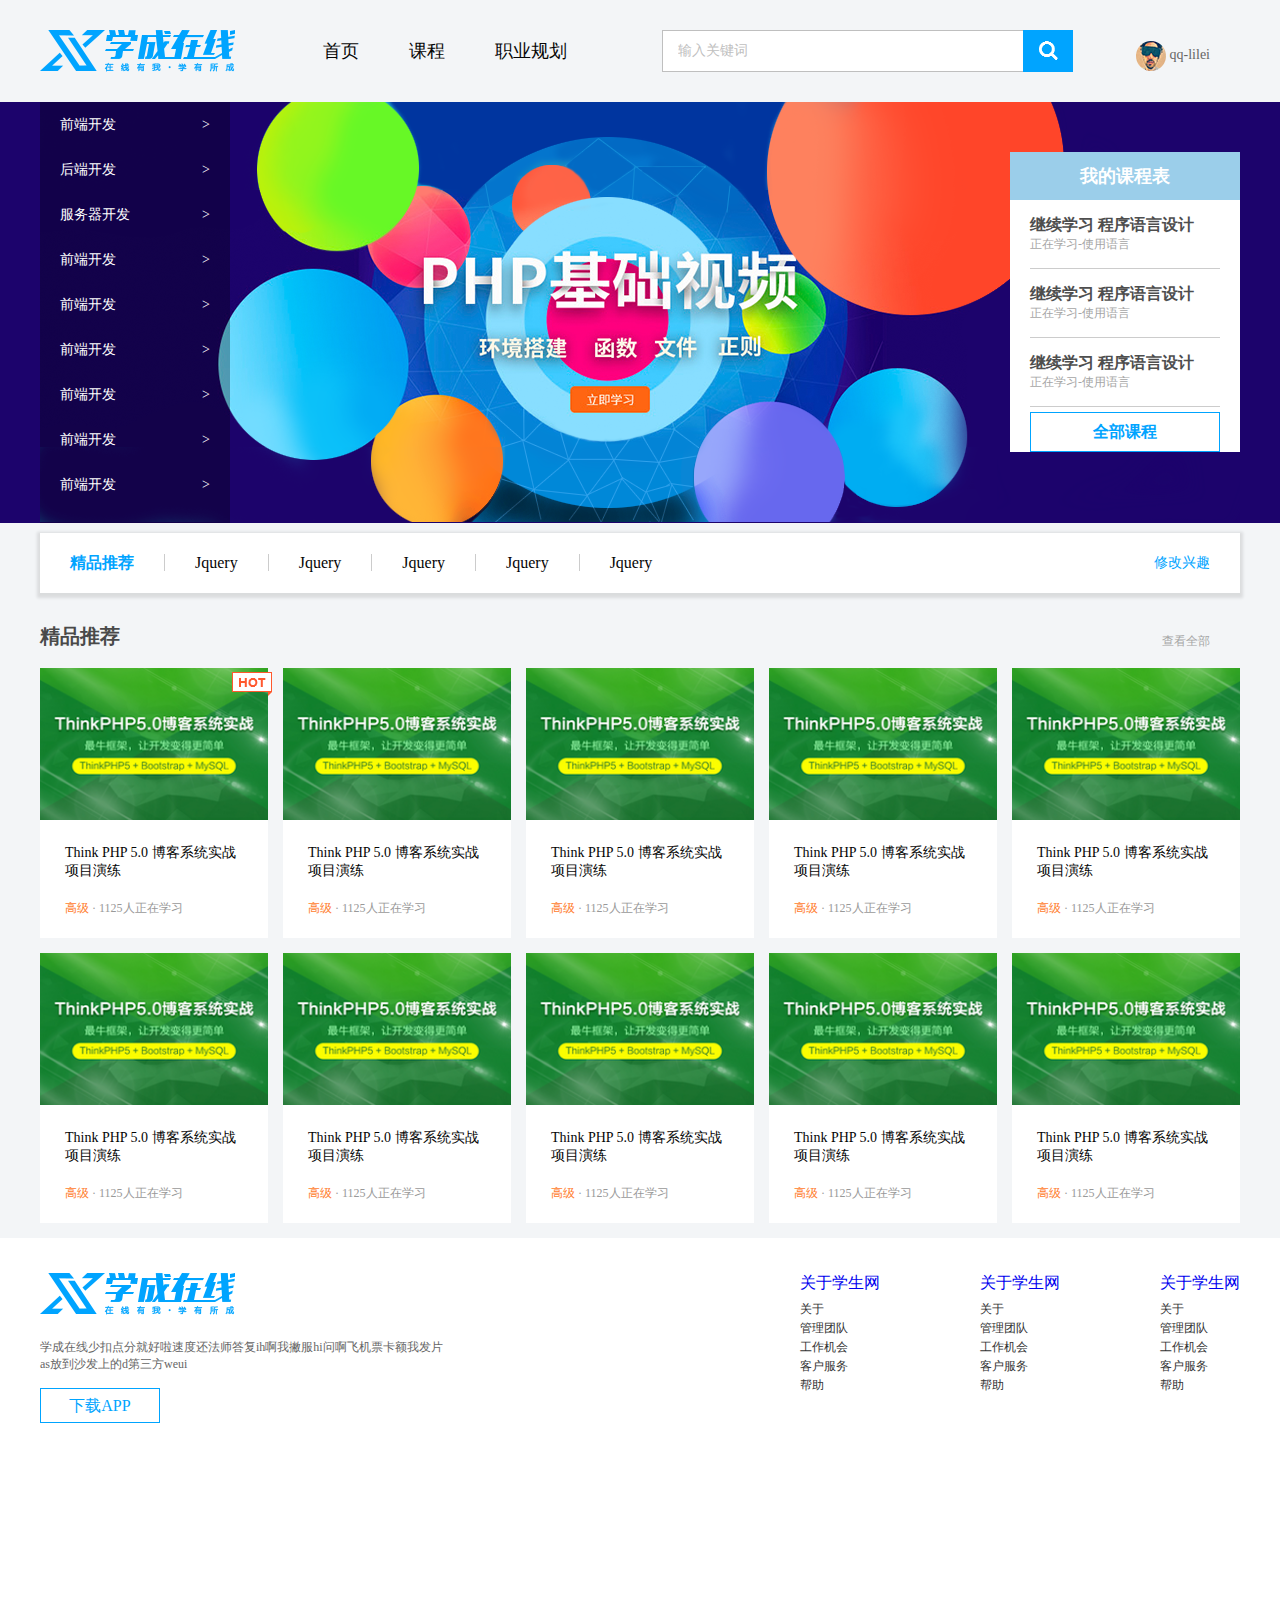
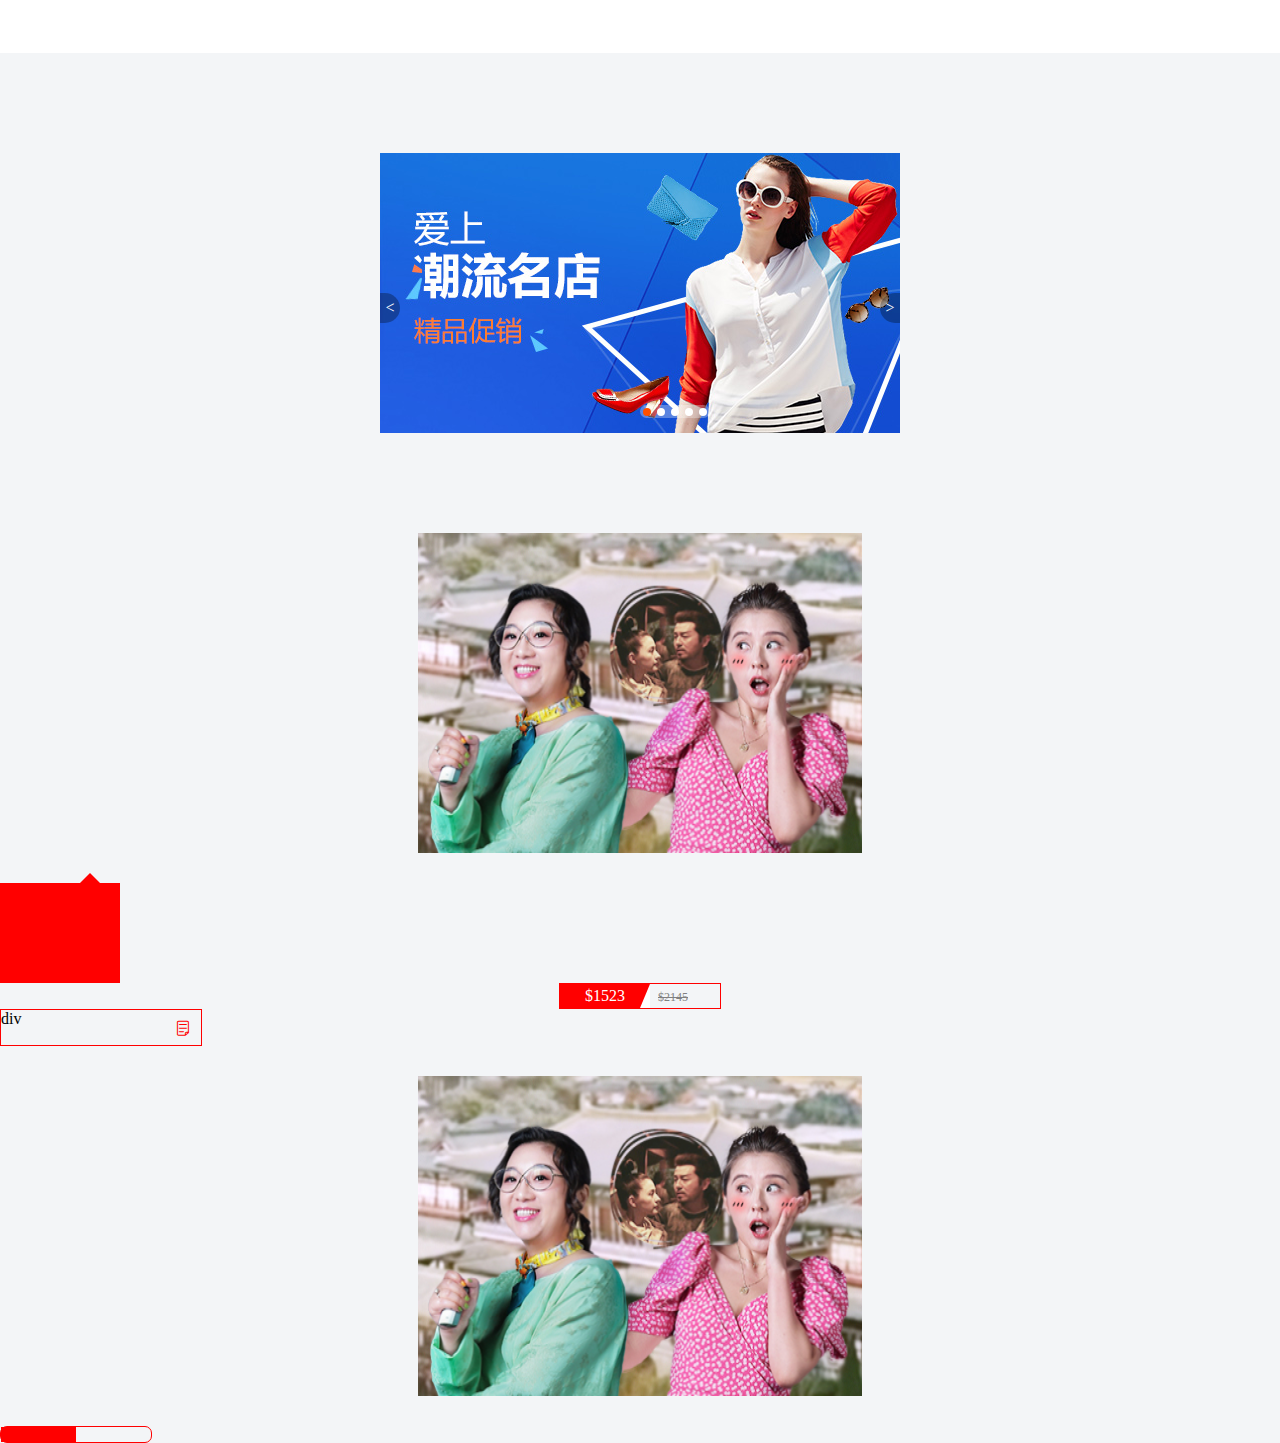
<file: Web实例/h5c3/h5c3_ex1/index.html>
<!DOCTYPE html>
<html lang="en">

<head>
    <meta charset="UTF-8">
    <meta name="viewport" content="width=device-width, initial-scale=1.0">
    <title>Document</title>
    <link rel="stylesheet" href="style.css">
</head>

<body>
    <!-- headers部分 -->
    <div class="header w">
        <!-- logo部分 -->
        <div class="logo"><img src="images/logo.png" alt=""></div>
        <!-- 导航栏部分 nav -->
        <div class="nav">
            <ul>
                <li><a href="#">首页</a></li>
                <li><a href="#">课程</a></li>
                <li><a href="#">职业规划</a></li>
            </ul>
        </div>
        <!-- 搜索模块 -->
        <div class="search">
            <input type="text" value="输入关键词">
            <button></button>
        </div>
        <!-- 用户模块 -->
        <div class="user">
            <img src="images/user.png">
            qq-lilei
        </div>
    </div>
    <!-- banner部分 -->
    <div class="banner">
        <!-- 版心 -->
        <div class="w">
            <!-- 侧边栏 -->
            <div class="subnav">
                <ul>
                    <li><a href="#">前端开发 <span>&gt;</span></a></li>
                    <li><a href="#">后端开发 <span>&gt;</span></a></li>
                    <li><a href="#">服务器开发 <span>&gt;</span></a></li>
                    <li><a href="#">前端开发 <span>&gt;</span></a></li>
                    <li><a href="#">前端开发 <span>&gt;</span></a></li>
                    <li><a href="#">前端开发 <span>&gt;</span></a></li>
                    <li><a href="#">前端开发 <span>&gt;</span></a></li>
                    <li><a href="#">前端开发 <span>&gt;</span></a></li>
                    <li><a href="#">前端开发 <span>&gt;</span></a></li>
                </ul>
            </div>
            <!-- 课程表 -->
            <div class="course">
                <h2>我的课程表</h2>
                <div class="bd">
                    <ul>
                        <li>
                            <h4>继续学习 程序语言设计</h4>
                            <p>正在学习-使用语言</p>
                        </li>
                        <li>
                            <h4>继续学习 程序语言设计</h4>
                            <p>正在学习-使用语言</p>
                        </li>
                        <li>
                            <h4>继续学习 程序语言设计</h4>
                            <p>正在学习-使用语言</p>
                        </li>
                    </ul>

                    <a href="#" class="more">全部课程</a>
                </div>
            </div>
        </div>
    </div>
    <!-- 精品推荐模块 -->
    <div class="goods w">
        <h3>精品推荐</h3>
        <ul>
            <li><a href="#">Jquery</a></li>
            <li><a href="#">Jquery</a></li>
            <li><a href="#">Jquery</a></li>
            <li><a href="#">Jquery</a></li>
            <li><a href="#">Jquery</a></li>
        </ul>
        <a href="#" class="mod">修改兴趣</a>
    </div>
    <!-- box核心内容 -->
    <div class="box w">
        <div class="box-hd">
            <h3>精品推荐</h3>
            <a href="#">查看全部</a>
        </div>
        <div class="box-bd">
            <ul class="clearfix">
                <li>
                    <em>
                        <img src="images/hot.png" alt="">
                    </em>
                    <img src="images/pic.png" alt="">
                    <h4>Think PHP 5.0 博客系统实战项目演练</h4>
                    <div class="info"><span>高级</span> · 1125人正在学习</div>
                </li>
                <li>
                    <img src="images/pic.png" alt="">
                    <h4>Think PHP 5.0 博客系统实战项目演练</h4>
                    <div class="info"><span>高级</span> · 1125人正在学习</div>
                </li>
                <li>
                    <img src="images/pic.png" alt="">
                    <h4>Think PHP 5.0 博客系统实战项目演练</h4>
                    <div class="info"><span>高级</span> · 1125人正在学习</div>
                </li>
                <li>
                    <img src="images/pic.png" alt="">
                    <h4>Think PHP 5.0 博客系统实战项目演练</h4>
                    <div class="info"><span>高级</span> · 1125人正在学习</div>
                </li>
                <li>
                    <img src="images/pic.png" alt="">
                    <h4>Think PHP 5.0 博客系统实战项目演练</h4>
                    <div class="info"><span>高级</span> · 1125人正在学习</div>
                </li>
                <li>
                    <img src="images/pic.png" alt="">
                    <h4>Think PHP 5.0 博客系统实战项目演练</h4>
                    <div class="info"><span>高级</span> · 1125人正在学习</div>
                </li>
                <li>
                    <img src="images/pic.png" alt="">
                    <h4>Think PHP 5.0 博客系统实战项目演练</h4>
                    <div class="info"><span>高级</span> · 1125人正在学习</div>
                </li>
                <li>
                    <img src="images/pic.png" alt="">
                    <h4>Think PHP 5.0 博客系统实战项目演练</h4>
                    <div class="info"><span>高级</span> · 1125人正在学习</div>
                </li>
                <li>
                    <img src="images/pic.png" alt="">
                    <h4>Think PHP 5.0 博客系统实战项目演练</h4>
                    <div class="info"><span>高级</span> · 1125人正在学习</div>
                </li>
                <li>
                    <img src="images/pic.png" alt="">
                    <h4>Think PHP 5.0 博客系统实战项目演练</h4>
                    <div class="info"><span>高级</span> · 1125人正在学习</div>
                </li>
            </ul>
        </div>
    </div>
    <!-- footer部分 -->
    <div class="footer">
        <div class="w">
            <div class="copyright">
                <img src="images/logo.png" alt="">
                <p>学成在线少扣点分就好啦速度还法师答复ih啊我撇服hi问啊飞机票卡额我发片<br>as放到沙发上的d第三方weui</p>
                <a href="#" class="app">下载APP</a>
            </div>
            <div class="links">
                <dl>
                    <dt><a href="#">关于学生网</a></dt>
                    <dd><a href="#">关于</a></dd>
                    <dd><a href="#">管理团队</a></dd>
                    <dd><a href="#">工作机会</a></dd>
                    <dd><a href="#">客户服务</a></dd>
                    <dd><a href="#">帮助</a></dd>
                </dl>
                <dl>
                    <dt><a href="#">关于学生网</a></dt>
                    <dd><a href="#">关于</a></dd>
                    <dd><a href="#">管理团队</a></dd>
                    <dd><a href="#">工作机会</a></dd>
                    <dd><a href="#">客户服务</a></dd>
                    <dd><a href="#">帮助</a></dd>
                </dl>
                <dl>
                    <dt><a href="#">关于学生网</a></dt>
                    <dd><a href="#">关于</a></dd>
                    <dd><a href="#">管理团队</a></dd>
                    <dd><a href="#">工作机会</a></dd>
                    <dd><a href="#">客户服务</a></dd>
                    <dd><a href="#">帮助</a></dd>
                </dl>
            </div>
        </div>
    </div>

    <!-- 淘宝广告 -->
    <div class="tb-promo">
        <img src="images/tb.jpg" alt="">
        <!-- 左侧按钮-->
        <a href="#" class="prev">&lt;</a>
        <!-- 右侧按钮-->
        <a href="#" class="next">&gt;</a>
        <!-- 圆点 -->
        <ul class="promo-nav">
            <li class="selected"></li>
            <li></li>
            <li></li>
            <li></li>
            <li></li>
        </ul>
    </div>

    <!-- 土豆广告遮蔽层 -->
    <div class="tudou">
        <img src="images/tudou.jpg">
        <div class="mask"></div>
    </div>

    <!-- css添加三角做显示框 -->
    <div class="triple">
        <span></span>
    </div>

    <!-- 价格，三角形的用法 -->
    <div class="price">
        <span class="miaosha">
            $1523
        <i></i>
        </span>
        <span class="origin">$2145</span>
    </div>

    <!-- 伪元素 后置图标-->
    <div class="div">
        div
    </div>
    <!-- 伪元素 -->
    <div class="tudou2">
        <img src="images/tudou.jpg" alt="">
    </div>

    <!-- 过渡 创建进度条 -->
    <div class="bar">
        <div class="bar_in"></div>
    </div>

</body>

</html>
</file>
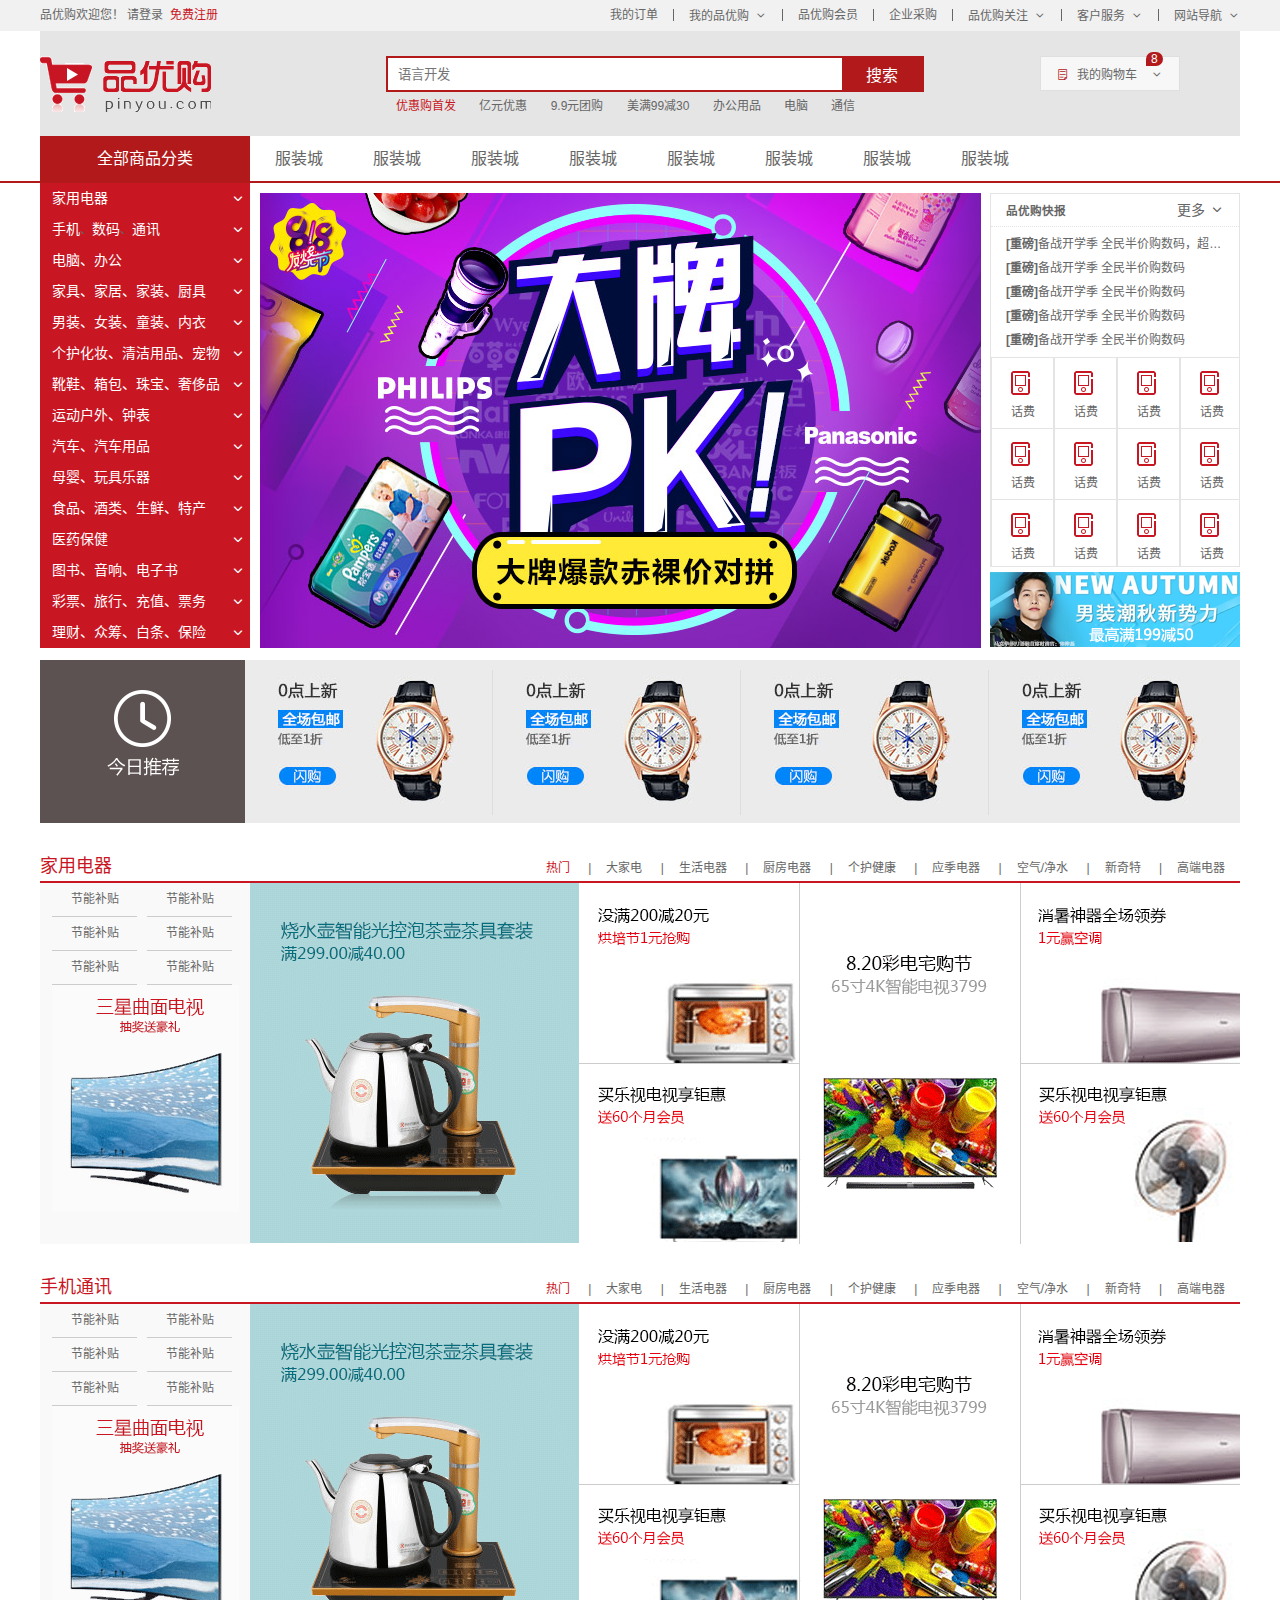
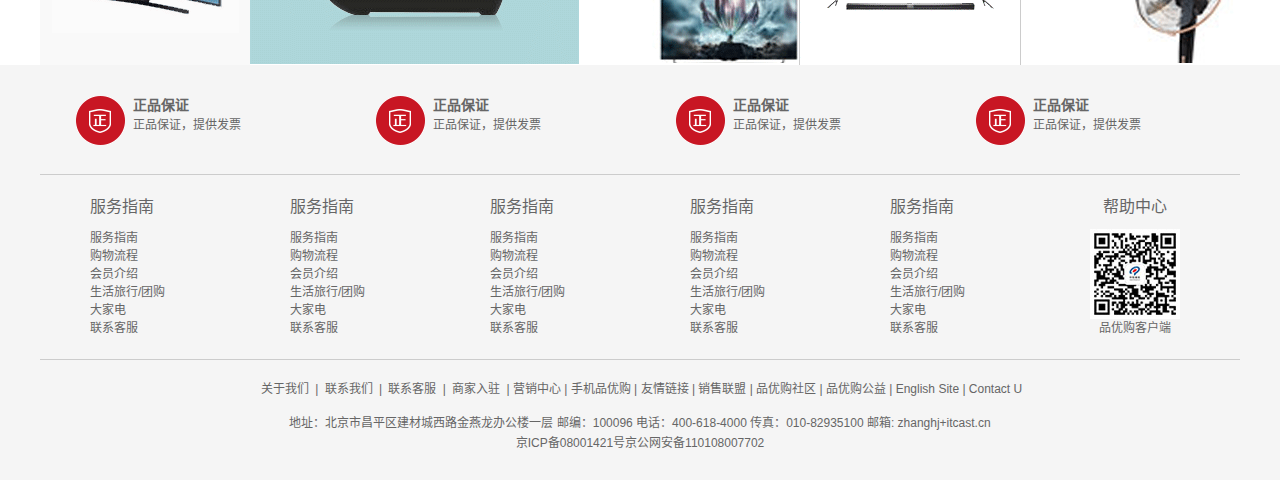
<file: Web实例/h5c3/h5c3_ex2/index.html>
<!DOCTYPE html>
<html lang="zh-CN">

<head>
    <meta charset="UTF-8">
    <meta name="viewport" content="width=device-width, initial-scale=1.0">
    <!-- TDK三大标签SEO优化 description 网站说明-->
    <meta name="description"
        content="品优购商城-专业的综合网上购物商城,销售家电、数码通讯、电脑、家居百货、服装服饰、母婴、图书、食品等数万个品牌优质商品.便捷、诚信的服务，为您提供愉悦的网上购物体验!" />
    <!-- TDK三大标签SEO优化 keywords 关键字 最好设置为6到8个关键词，英文逗号隔开 -->
    <meta name="Keywords" content="网上购物,网上商城,手机,笔记本,电脑,MP3,CD,VCD,DV,相机,数码,配件,手表,存储卡,京东">
    <!-- TDK三大标签SEO优化 title标题 建议：网站名（产品名）-网站的介绍 -->
    <title>品优购商城-综合网购首选-正品低价、品质保障、配送及时、轻松购物</title>
    <!-- 引用图标 -->
    <link rel="shortcut icon" href="favicon.ico">
    <link rel="stylesheet" href="css/base.css">
    <link rel="stylesheet" href="css/common.css">
    <link rel="stylesheet" href="css/index.css">

</head>

<body>
    <!-- shortcut快捷导航模块 -->
    <section class="shortcut">
        <div class="w">
            <!-- 快捷导航的左侧 -->
            <div class="fl">
                <ul>
                    <li>品优购欢迎您！&nbsp;</li>
                    <li>
                        <a href="#">请登录&nbsp;</a>
                        <a href="#" class="style_red">免费注册</a>
                    </li>
                </ul>
            </div>
            <!-- 快捷导航的右侧 -->
            <div class="fr">
                <ul>
                    <li>我的订单</li>
                    <li></li>
                    <li class="arrow-icon">我的品优购</li>
                    <li></li>
                    <li>品优购会员</li>
                    <li></li>
                    <li>企业采购</li>
                    <li></li>
                    <li class="arrow-icon">品优购关注</li>
                    <li></li>
                    <li class="arrow-icon">客户服务</li>
                    <li></li>
                    <li class="arrow-icon">网站导航</li>
                </ul>
            </div>
        </div>
    </section>
    <!-- header头部模块 -->
    <header class="header w">
        <!-- logo标签 SEO优化1.放一个h1标签 2.添加链接返回首页 3.链接里要放文字（网站名称）但不要把文字显示出来 5.添加title提示文本 -->
        <div class="logo">
            <h1>
                <a href="index.html" title="品优购商城">品优购商城</a>
            </h1>
        </div>
        <!-- search搜索模块 -->
        <div class="search">
            <input type="search" name="" id="" placeholder="语言开发">
            <button>搜索</button>
        </div>
        <!-- hotwords模块 -->
        <div class="hotwords">
            <a href="#" class="style_red">优惠购首发</a>
            <a href="#">亿元优惠</a>
            <a href="#">9.9元团购</a>
            <a href="#">美满99减30</a>
            <a href="#">办公用品</a>
            <a href="#">电脑</a>
            <a href="#">通信</a>
        </div>
        <!-- shopcar模块 -->
        <div class="shopcar">
            我的购物车
            <i class="coun">8</i>
        </div>
    </header>
    <!-- nav导航模块 -->
    <nav class="nav">
        <div class="w">
            <!-- dropdown商品分类模块 -->
            <div class="dropdown">
                <div class="dt">全部商品分类</div>
                <div class="dd">
                    <ul>
                        <li><a href="#">家用电器</a></li>
                        <li><a href="#">手机</a>、<a href="#">数码</a>、<a href="#">通讯</a></li>
                        <li><a href="#">电脑、办公</a></li>
                        <li><a href="#">家具、家居、家装、厨具</a></li>
                        <li><a href="#">男装、女装、童装、内衣</a></li>
                        <li><a href="#">个护化妆、清洁用品、宠物</a></li>
                        <li><a href="#">靴鞋、箱包、珠宝、奢侈品</a></li>
                        <li><a href="#">运动户外、钟表</a></li>
                        <li><a href="#">汽车、汽车用品</a></li>
                        <li><a href="#">母婴、玩具乐器</a></li>
                        <li><a href="#">食品、酒类、生鲜、特产</a></li>
                        <li><a href="#">医药保健</a></li>
                        <li><a href="#">图书、音响、电子书</a></li>
                        <li><a href="#">彩票、旅行、充值、票务</a></li>
                        <li><a href="#">理财、众筹、白条、保险</a></li>
                    </ul>
                </div>
            </div>
            <div class="navitems">
                <ul>
                    <li><a href="#">服装城</a></li>
                    <li><a href="#">服装城</a></li>
                    <li><a href="#">服装城</a></li>
                    <li><a href="#">服装城</a></li>
                    <li><a href="#">服装城</a></li>
                    <li><a href="#">服装城</a></li>
                    <li><a href="#">服装城</a></li>
                    <li><a href="#">服装城</a></li>
                </ul>
            </div>
        </div>
    </nav>
    <!-- main首页专有的模块 -->
    <div class="w">
        <main class="main">
            <!-- 焦点图 -->
            <div class="focus">
                <ul>
                    <li>
                        <img src="upload/focus1.png" alt="">
                    </li>
                </ul>
            </div>
            <!-- 快报 -->
            <div class="newsflash">
                <!-- 新闻 -->
                <div class="news">
                    <div class="news_hd">
                        <h5>品优购快报</h5>
                        <a href="#" class="more">更多</a>
                    </div>
                    <div class="news_bd">
                        <ul>
                            <li><a href="#"><strong>[重磅]</strong>备战开学季 全民半价购数码，超出的用省略号</a></li>
                            <li><a href="#"><strong>[重磅]</strong>备战开学季 全民半价购数码</a></li>
                            <li><a href="#"><strong>[重磅]</strong>备战开学季 全民半价购数码</a></li>
                            <li><a href="#"><strong>[重磅]</strong>备战开学季 全民半价购数码</a></li>
                            <li><a href="#"><strong>[重磅]</strong>备战开学季 全民半价购数码</a></li>
                        </ul>
                    </div>
                </div>
                <!-- 生活服务 -->
                <div class="lifeservice">
                    <ul>
                        <li>
                            <a href="#">
                                <i></i>
                                <p>话费</p>
                            </a>
                        </li>
                        <li>
                            <a href="#">
                                <i></i>
                                <p>话费</p>
                            </a>
                        </li>
                        <li>
                            <a href="#">
                                <i></i>
                                <p>话费</p>
                            </a>
                        </li>
                        <li>
                            <a href="#">
                                <i></i>
                                <p>话费</p>
                            </a>
                        </li>
                        <li>
                            <a href="#">
                                <i></i>
                                <p>话费</p>
                            </a>
                        </li>
                        <li>
                            <a href="#">
                                <i></i>
                                <p>话费</p>
                            </a>
                        </li>
                        <li>
                            <a href="#">
                                <i></i>
                                <p>话费</p>
                            </a>
                        </li>
                        <li>
                            <a href="#">
                                <i></i>
                                <p>话费</p>
                            </a>
                        </li>
                        <li>
                            <a href="#">
                                <i></i>
                                <p>话费</p>
                            </a>
                        </li>
                        <li>
                            <a href="#">
                                <i></i>
                                <p>话费</p>
                            </a>
                        </li>
                        <li>
                            <a href="#">
                                <i></i>
                                <p>话费</p>
                            </a>
                        </li>
                        <li>
                            <a href="#">
                                <i></i>
                                <p>话费</p>
                            </a>
                        </li>
                    </ul>
                </div>
                <!-- 广告 -->
                <div class="bargain">
                    <img src="upload/bargain.png" alt="">
                </div>
            </div>
        </main>
    </div>
    <!-- recom推荐模块 -->
    <div class="w recom">
        <div class="recom_hd">
            <img src="images/recom.png" alt="">
            </div>
        <div class="recom_bd">
            <ul>
                <li><img src="upload/recom_03.jpg" alt=""></li>
                <li><img src="upload/recom_03.jpg" alt=""></li>
                <li><img src="upload/recom_03.jpg" alt=""></li>
                <li><img src="upload/recom_03.jpg" alt=""></li>
            </ul>
        </div>
    </div>
    <!-- floor楼层区制作 -->
    <div class="floor">
        <!-- 1楼家用电器楼层 -->
        <div class="w jiadian">
            <div class="box_hd">
                <h3>家用电器</h3>
                <div class="table_list">
                    <ul>
                        <li>
                            <a href="#" class="style_red">
                                热门
                            </a>|
                        </li>
                        <li>
                            <a href="#">
                                大家电
                            </a>|
                        </li>
                        <li>
                            <a href="#">
                                生活电器
                            </a>|
                        </li>
                        <li>
                            <a href="#">
                                厨房电器
                            </a>|
                        </li>
                        <li>
                            <a href="#">
                                个护健康
                            </a>|
                        </li>
                        <li>
                            <a href="#">
                                应季电器
                            </a>|
                        </li>
                        <li>
                            <a href="#">
                                空气/净水
                            </a>|
                        </li>
                        <li>
                            <a href="#">
                                新奇特
                            </a>|
                        </li>
                        <li>
                            <a href="#">
                                高端电器
                            </a>
                        </li>
                    </ul>
                </div>
            </div>
            <div class="box_bd">
                <div class="tab_content">
                    <div class="tab_list_item">
                        <div class="col_210">
                            <ul>
                                <li><a href="#">节能补贴</a></li>
                                <li><a href="#">节能补贴</a></li>
                                <li><a href="#">节能补贴</a></li>
                                <li><a href="#">节能补贴</a></li>
                                <li><a href="#">节能补贴</a></li>
                                <li><a href="#">节能补贴</a></li>
                            </ul>
                            <a href="#"><img src="upload/floor-1-1.png" alt=""></a>
                        </div>
                        <div class="col_329">
                            <a href="#">
                                <img src="upload/floor-1-b01.png" alt="">
                            </a>
                        </div>
                        <div class="col_221">
                            <a href="#" class="bb"><img src="upload/floor-1-2.png" alt=""></a>
                            <a href="#"><img src="upload/floor-1-3.png" alt=""></a>
                        </div>
                        <div class="col_221">
                            <a href="#"><img src="upload/floor-1-4.png" alt=""></a>
                        </div>
                        <div class="col_219">
                            <a href="#" class="bb"><img src="upload/floor-1-5.png" alt=""></a>
                            <a href="#"><img src="upload/floor-1-6.png" alt=""></a>
                        </div>
                    </div>
                </div>
            </div>
        </div>
        <!-- 2楼手机楼层 -->
        <div class="w shouji">
            <div class="box_hd">
                <h3>手机通讯</h3>
                <div class="table_list">
                    <ul>
                        <li>
                            <a href="#" class="style_red">
                                热门
                            </a>|
                        </li>
                        <li>
                            <a href="#">
                                大家电
                            </a>|
                        </li>
                        <li>
                            <a href="#">
                                生活电器
                            </a>|
                        </li>
                        <li>
                            <a href="#">
                                厨房电器
                            </a>|
                        </li>
                        <li>
                            <a href="#">
                                个护健康
                            </a>|
                        </li>
                        <li>
                            <a href="#">
                                应季电器
                            </a>|
                        </li>
                        <li>
                            <a href="#">
                                空气/净水
                            </a>|
                        </li>
                        <li>
                            <a href="#">
                                新奇特
                            </a>|
                        </li>
                        <li>
                            <a href="#">
                                高端电器
                            </a>
                        </li>
                    </ul>
                </div>
            </div>
            <div class="box_bd">
                <div class="tab_content">
                    <div class="tab_list_item">
                        <div class="col_210">
                            <ul>
                                <li><a href="#">节能补贴</a></li>
                                <li><a href="#">节能补贴</a></li>
                                <li><a href="#">节能补贴</a></li>
                                <li><a href="#">节能补贴</a></li>
                                <li><a href="#">节能补贴</a></li>
                                <li><a href="#">节能补贴</a></li>
                            </ul>
                            <a href="#"><img src="upload/floor-1-1.png" alt=""></a>
                        </div>
                        <div class="col_329">
                            <a href="#">
                                <img src="upload/floor-1-b01.png" alt="">
                            </a>
                        </div>
                        <div class="col_221">
                            <a href="#" class="bb"><img src="upload/floor-1-2.png" alt=""></a>
                            <a href="#"><img src="upload/floor-1-3.png" alt=""></a>
                        </div>
                        <div class="col_221">
                            <a href="#"><img src="upload/floor-1-4.png" alt=""></a>
                        </div>
                        <div class="col_219">
                            <a href="#" class="bb"><img src="upload/floor-1-5.png" alt=""></a>
                            <a href="#"><img src="upload/floor-1-6.png" alt=""></a>
                        </div>
                    </div>
                </div>
            </div>
        </div>
    </div>

    <!-- footer底部模块 -->
    <footer class="footer">
        <div class="w">
            <!-- 服务模块 -->
            <div class="mod_service">
                <ul>
                    <li>
                        <h5></h5>
                        <div class="service_txt">
                            <h4>正品保证</h4>
                            <p>正品保证，提供发票</p>
                        </div>
                    </li>
                    <li>
                        <h5></h5>
                        <div class="service_txt">
                            <h4>正品保证</h4>
                            <p>正品保证，提供发票</p>
                        </div>
                    </li>
                    <li>
                        <h5></h5>
                        <div class="service_txt">
                            <h4>正品保证</h4>
                            <p>正品保证，提供发票</p>
                        </div>
                    </li>
                    <li>
                        <h5></h5>
                        <div class="service_txt">
                            <h4>正品保证</h4>
                            <p>正品保证，提供发票</p>
                        </div>
                    </li>
                </ul>
            </div>
            <!-- 帮助模块 -->
            <div class="mod_help">
                <dl>
                    <dt>服务指南</dt>
                    <dd><a href="#">服务指南</a></dd>
                    <dd><a href="#">购物流程</a></dd>
                    <dd><a href="#">会员介绍</a></dd>
                    <dd><a href="#">生活旅行/团购</a></dd>
                    <dd><a href="#">大家电</a></dd>
                    <dd><a href="#">联系客服</a></dd>
                </dl>
                <dl>
                    <dt>服务指南</dt>
                    <dd><a href="#">服务指南</a></dd>
                    <dd><a href="#">购物流程</a></dd>
                    <dd><a href="#">会员介绍</a></dd>
                    <dd><a href="#">生活旅行/团购</a></dd>
                    <dd><a href="#">大家电</a></dd>
                    <dd><a href="#">联系客服</a></dd>
                </dl>
                <dl>
                    <dt>服务指南</dt>
                    <dd><a href="#">服务指南</a></dd>
                    <dd><a href="#">购物流程</a></dd>
                    <dd><a href="#">会员介绍</a></dd>
                    <dd><a href="#">生活旅行/团购</a></dd>
                    <dd><a href="#">大家电</a></dd>
                    <dd><a href="#">联系客服</a></dd>
                </dl>
                <dl>
                    <dt>服务指南</dt>
                    <dd><a href="#">服务指南</a></dd>
                    <dd><a href="#">购物流程</a></dd>
                    <dd><a href="#">会员介绍</a></dd>
                    <dd><a href="#">生活旅行/团购</a></dd>
                    <dd><a href="#">大家电</a></dd>
                    <dd><a href="#">联系客服</a></dd>
                </dl>
                <dl>
                    <dt>服务指南</dt>
                    <dd><a href="#">服务指南</a></dd>
                    <dd><a href="#">购物流程</a></dd>
                    <dd><a href="#">会员介绍</a></dd>
                    <dd><a href="#">生活旅行/团购</a></dd>
                    <dd><a href="#">大家电</a></dd>
                    <dd><a href="#">联系客服</a></dd>
                </dl>
                <dl>
                    <dt>帮助中心</dt>
                    <dd>
                        <img src="images/wx_cz.jpg" alt="">品优购客户端
                    </dd>
                </dl>
            </div>
            <!-- 版权模块 -->
            <div class="mod_copyright">
                <div class="links">
                    <a href="#">关于我们</a> | <a href="#">联系我们</a> | <a href="#">联系客服</a> | <a href="#">商家入驻</a> | 营销中心 |
                    手机品优购 | 友情链接 | 销售联盟 | 品优购社区 | 品优购公益 | English Site | Contact U
                </div>
                <div class="copyright">
                    地址：北京市昌平区建材城西路金燕龙办公楼一层 邮编：100096 电话：400-618-4000 传真：010-82935100 邮箱: zhanghj+itcast.cn<br>
                    京ICP备08001421号京公网安备110108007702
                </div>
            </div>
        </div>
    </footer>
</body>

</html>
</file>
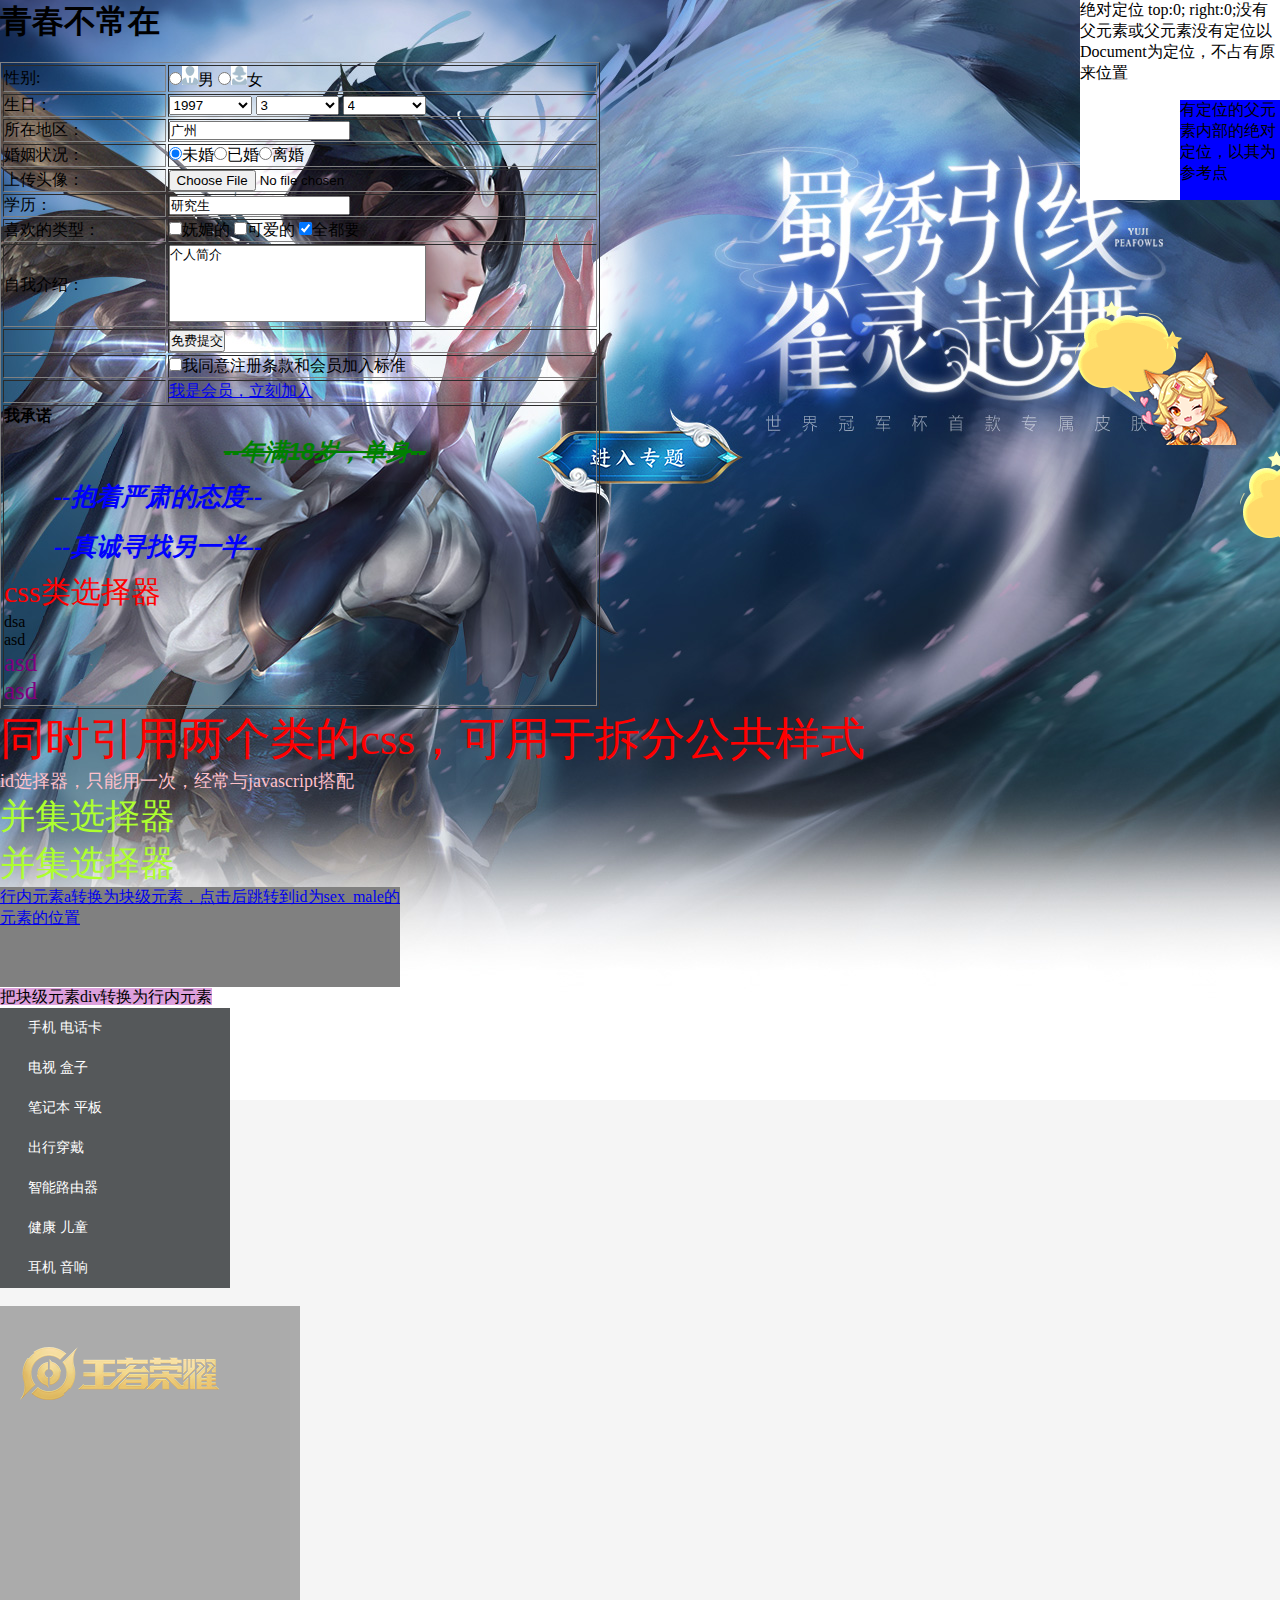
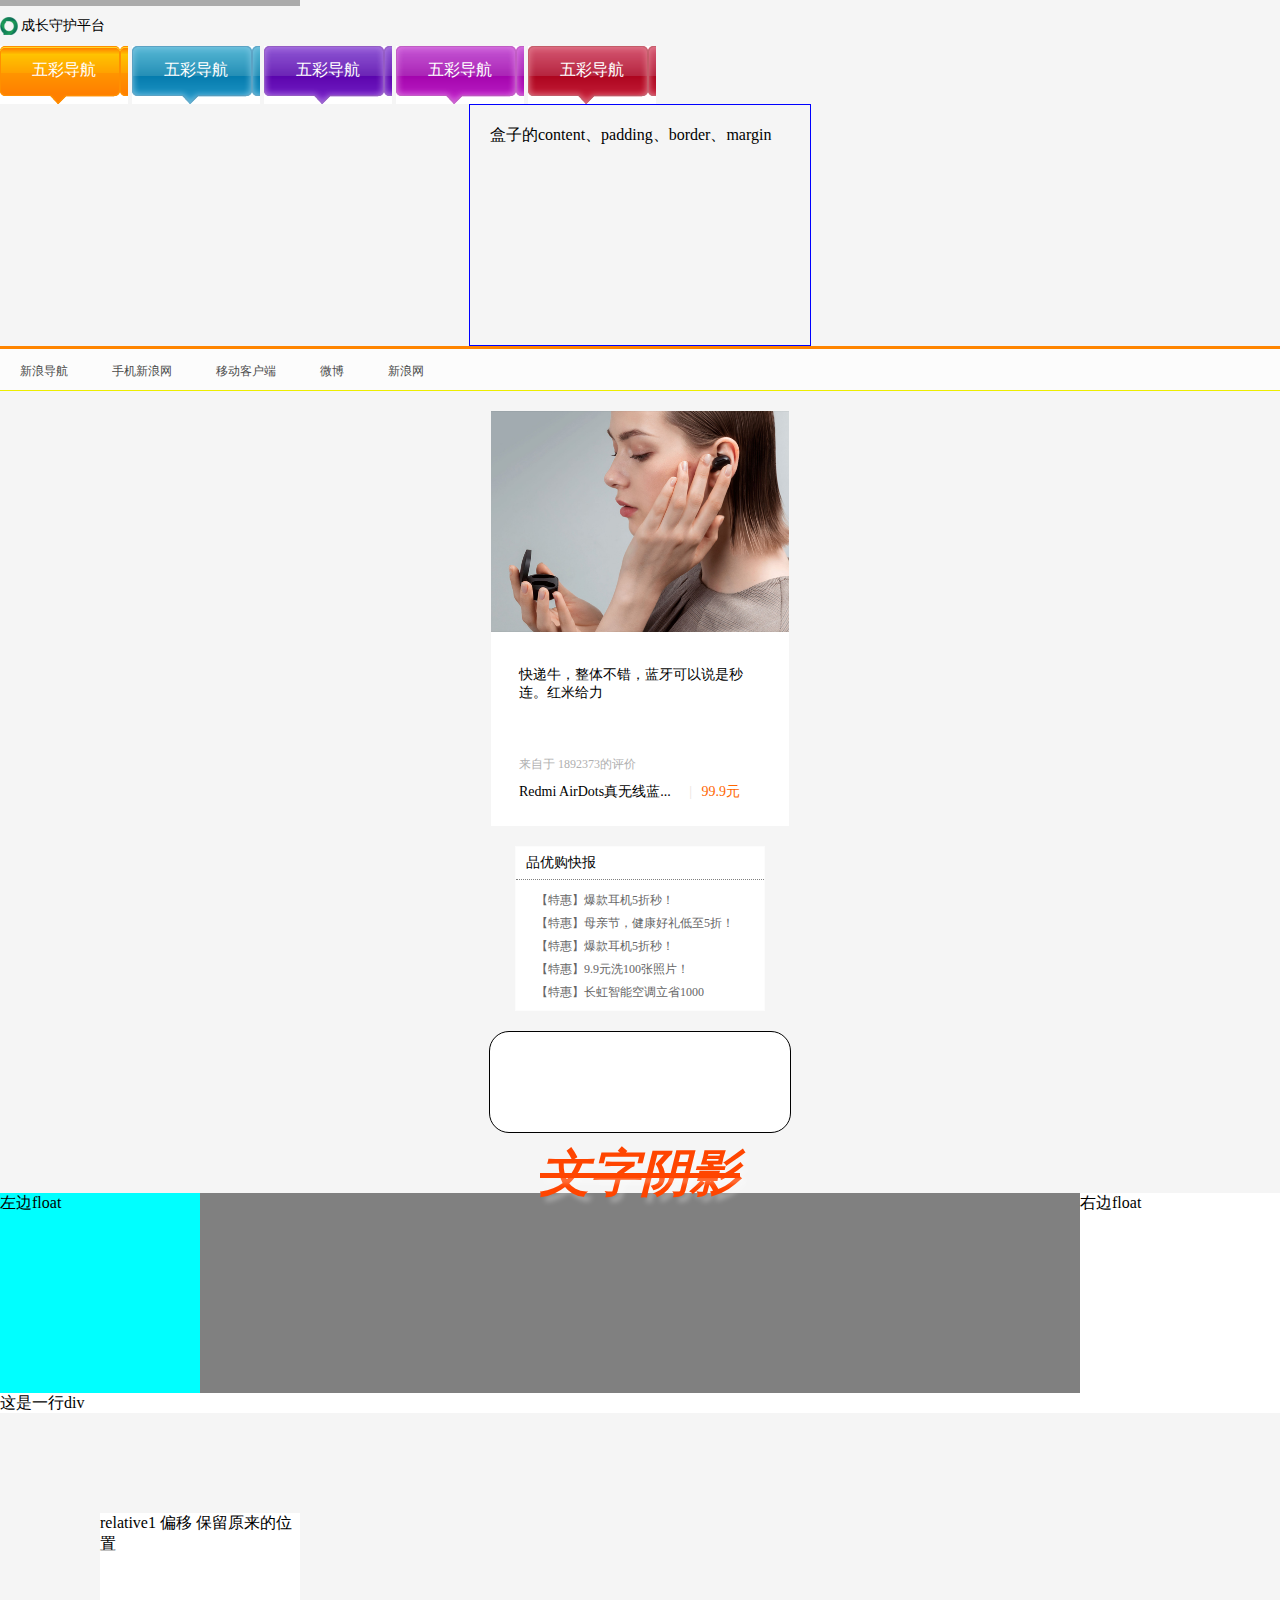
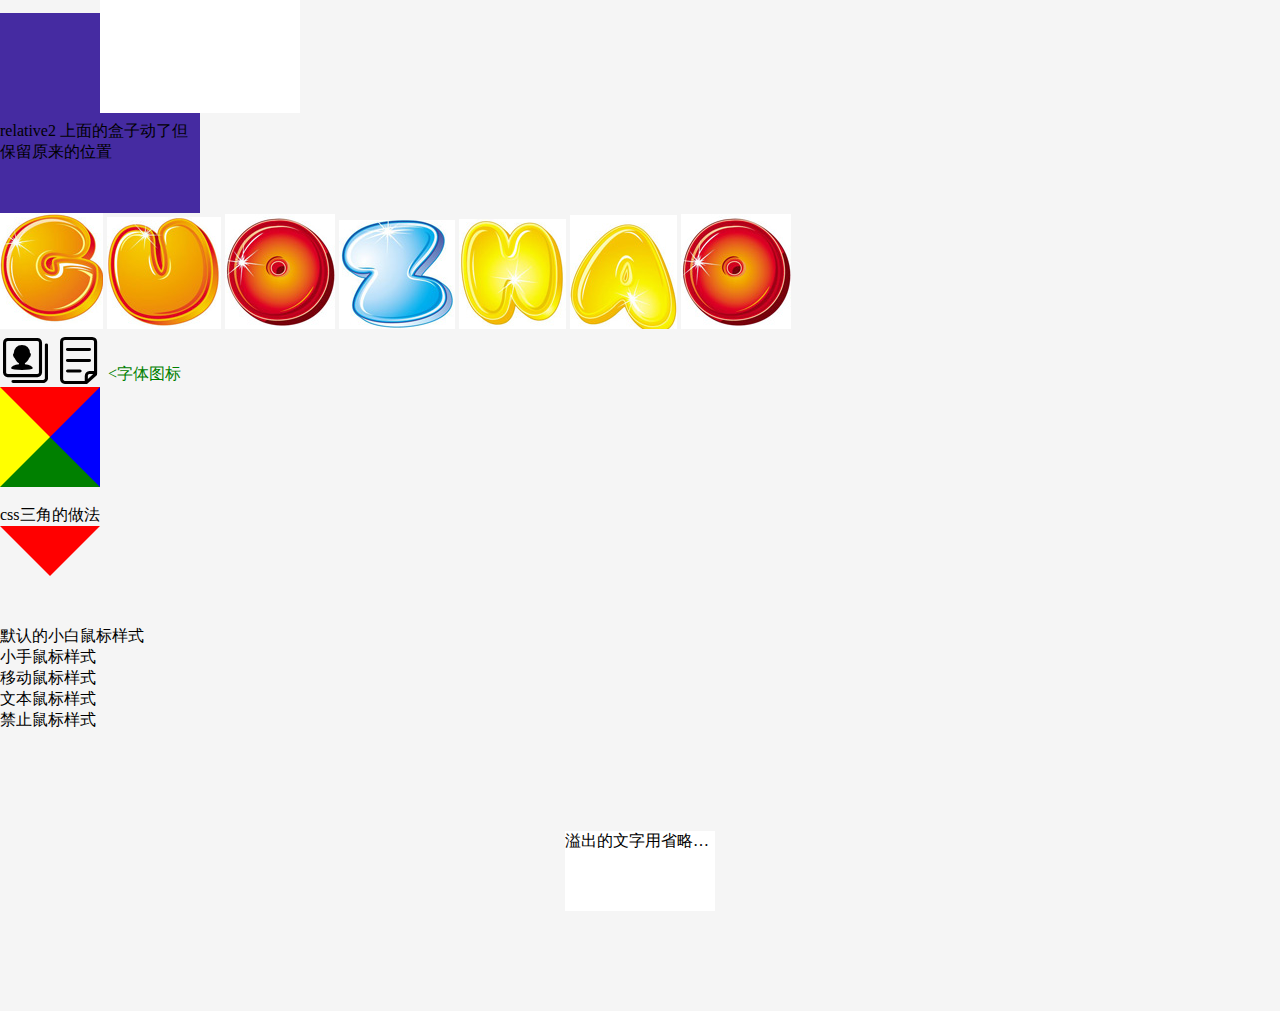
<file: Web实例/h5c3/h5c3.html>
<!DOCTYPE html>
<html lang="en">

<head>
    <meta charset="UTF-8">
    <meta name="viewport" content="width=device-width, initial-scale=1.0">
    <title>h5c3实例</title>
    <style>
        /* 内部样式表：在html界面内部写样式，全部放于style标签里，练习时常用 */
        /* 行内样式表：在标签内部的style属性中设定css字样，如<p style="color: pink;"></p>，一般用在修改简单样式 */
        /* 外部样式表：样式单独写在CSS文件中（只有样式没有标签），将CSS文件引入到HTML页面中，通过<link>引入，适用于样式比较多的情况 
            <link rel="stylesheet" href="css文件路径">
        */
        /* 1.标签选择器，选择p标签 */
        p {
            color: green;
            /* 三种方法 预定义的颜色值green 十六进制#00FF00 RGB代码rgb(0,255,0)或rgb(0,100%,0) */
            font-family: "SimSun", Arial, Helvetica;
            /* 按顺序显示，前面的一个没有就选择后面的 */
            font-weight: 700;
            /* 字体粗细 提倡使用数字 默认normal=400 bold=700 */
            font-size: 24px;
            /* 字体大小 px像素 谷歌浏览器默认16px */
            font-style: italic;
            /* 字体风格 italic斜体 默认normal */
            text-align: center;
            /* 内部字体位置 默认left左对齐 center居中对齐 */
            text-decoration: line-through;
            /* 装饰文本 默认none无 underline下划线 overline上划线 line-through删除线（不常用） 可用来删除链接的下划线*/
            line-height: 40px;
            /* 行间距=上间距+下间距+文本间距*/
        }

        /* 2.类选择器，选择class为red的元素 */
        .red {
            color: red;
            font-size: 30px;
        }

        .color {
            color: red;
        }

        .font35 {
            font-size: 45px;
        }

        /* 3.id选择器，选择id为pink的元素 */
        #pink {
            color: pink;
            font-size: large;
        }

        /*         
        * {
            color: blue;
        } 4.通配符选择器，选择所有标签 
        */

        /* 1_后代选择器 选择ul内部的li标签 */
        .ul li {
            color: blue;
            /* 复合属性：简写 节约代码（不能颠倒顺序） font-size和font-family不可省略*/
            /* font: font-style font-weight font-size/line-height font-family ，其中25px/2是行间距是行高的2倍*/
            font: italic 700 25px/2 "Microsoft YaHei";
            text-indent: 2em;
            /* 首行缩进 em是相对单位相当于当前一个文字大小 也可用px像素 %百分号*/
        }

        /* 2_子元素选择器 只选择最近的一级子元素*/
        .dl>dd {
            color: purple;
            font: 25px "SimSun"
        }

        /* 3_并集选择器 用逗号分隔 集体声明 一般竖着写*/
        .bingji div,
        .bingji span {
            color: greenyellow;
            font: 35px "SimSun"
        }

        /* 4_伪类选择器 用冒号:表示 增加特殊效果或选择第几个*/
        /* 链接伪类选择器 选择所有 未被访问的链接 已被访问的链接 鼠标指针位于其上的链接 活动链接（鼠标按下未弹起）一般只写a和a:hover*/
        /*
        a:link,
        a:visited,
        a:hover,
        a:active {
            color: blue;
        } 
        */

        input:focus {
            /* focus伪类选择器 用于选取获得焦点（点击后的光标）的表单元素*/
            background-color: yellow;
        }

        .rowToBlock {
            width: 400px;
            height: 100px;
            background-color: gray;
            /* 把 行内元素a 转化为 块级元素 */
            display: block;
        }

        .blockToRow {
            /* width: 300px;
            height: 100px; */
            background-color: plum;
            /* 把 块级元素div 转化为 行内元素 */
            display: inline;
            /* inline-block行内快元素 */
        }

        .liebiao a {
            display: block;
            width: 230px;
            height: 40px;
            background-color: #55585a;
            font-size: 14px;
            color: #FFFFFF;
            text-decoration: none;
            text-indent: 2em;
            /* 设置文本行高等于盒子行高，相当于垂直居中 */
            line-height: 40px;
        }

        .liebiao a:hover {
            background-color: #ff6700;
        }

        .background {
            width: 300px;
            height: 300px;
            /* 设置半透明效果，最后一个参数alpha设置，最高为1不透明 */
            background-color: rgba(0, 0, 0, .3);
            /* 设置背景图片 */
            background-image: url(images/logo.png);
            /* 默认平铺repeat no-repeat设置不平铺 repeat-x是沿x平铺 repeat-y是沿y平铺 */
            background-repeat: no-repeat;
            /* 设置背景图片的位置 background-position: x y; xy设置方位名词的话顺序无关 精确设置必定先x后y 省略一个参数则默认居中*/
            background-position: 20px 40px;
        }

        .h3 {
            width: 118px;
            height: 40px;
            /* background-color: yellow; */
            font-size: 14px;
            font-weight: 400;
            line-height: 40px;
            background-image: url(images/icon.png);
            background-repeat: no-repeat;
            background-position: left;
            text-indent: 1.5em;
        }

        body {
            background-color: #f5f5f5;
            background-image: url(images/bg.jpg);
            background-repeat: no-repeat;
            background-position: center top;
            /* 背景固定 fixed固定 默认scroll滚动 */
            background-attachment: fixed;
            /* background复合写法 没有顺序要求 */
            /* background: yellow url(images/bg.jpg) no-repeat fixed center top; */
        }

        .nav a {
            display: inline-block;
            width: 128px;
            height: 58px;
            text-decoration: none;
            background: rgba(0, 0, 0, 0);
            text-align: center;
            line-height: 48px;
            color: #FFFFFF;
        }

        .nav .bg1 {
            background-image: url(images/bg1.png);
        }

        .nav .bg1:hover {
            background-image: url(images/bg11.png);
        }

        .nav .bg2 {
            background-image: url(images/bg2.png);
        }

        .nav .bg2:hover {
            background-image: url(images/bg22.png);
        }

        .nav .bg3 {
            background-image: url(images/bg3.png);
        }

        .nav .bg3:hover {
            background-image: url(images/bg11.png);
        }

        .nav .bg4 {
            background-image: url(images/bg4.png);
        }

        .nav .bg4:hover {
            background-image: url(images/bg22.png);
        }

        .nav .bg5 {
            background-image: url(images/bg5.png);
        }

        .nav .bg5:hover {
            background-image: url(images/bg11.png);
        }

        /* 
        CSS三大特性
        层叠性：（样式冲突时离哪个样式近就用哪个） 
        继承性 ：（子元素继承上一元素的样式）
        优先级 ：继承和*<元素选择器<类和伪类选择器<ID选择<行内样式<!important
        */

        /* 盒子：content padding border margin */
        #box {
            width: 300px;
            height: 200px;
            /* border-width 边框粗细 一般情况下用px */
            /* border-width: 15px; */
            /* border-style 边框样式 solid实线边框 dashed虚线边框 dotted点线边框*/
            /* border-style: solid; */
            /* border-color: blue; */
            /* border复合写法 */
            border: 1px solid blue;
            /* border-top: 上边框写法，其余同理 */
            /* border-collapse:collapse; 合并相邻的边框，常用于table中 */
            /* border会改变盒子的大小 */

            /* padding 内边框大小 1个值代表四方，2个分别代表上下和左右，3个上和左右和下，4个上右下左 可用padding-top等单独设置 */
            padding: 20px;
            /* padding会改变盒子的大小 */
            /* 可用于撑开盒子，保持文字间距离相等 但当width没有指定时候则不影响*/

            /* margin 外边距大小 控制盒子与盒子之间的间距 简写与padding一样*/
            /* auto 水平居中 */
            margin: 0 auto;

        }

        .nav2 {
            height: 41px;
            border-top: 3px solid #ff8500;
            border-bottom: 1px solid #edee00;
            background-color: #fcfcfc;
            line-height: 41px;
        }

        .nav2 a {
            display: inline-block;
            height: 41px;
            font-size: 12px;
            color: #4c4c4c;
            text-decoration: none;
            /* padding撑开盒子 */
            padding: 0 20px;
        }

        .nav2 a:hover {
            background-color: #eee;
            color: #ff8500;
        }

        /* 清除很多元素自带的内外边距 */

        * {
            padding: 0;
            margin: 0;
        }


        .box {
            width: 298px;
            height: 415px;
            background: #FFFFFF;
            margin: 20px auto;
        }

        .box img {
            /* 图片过大 设置与上一级元素一样宽 */
            width: 100%;
        }

        .review {
            height: 70px;
            color: #000000;
            font: normal 400 14px "Microsoft YaHei";
            padding: 0 28px;
            margin-top: 30px;
            text-decoration: none;
            text-align: left;
        }

        .appraise {
            font-size: 12px;
            color: #b0b0b0;
            margin-top: 20px;
            padding: 0 28px;
        }

        .info {
            font-size: 14px;
            padding: 0 28px;
        }

        .info h4 {
            display: inline-block;
            margin-top: 10px;
            font-weight: 400;
        }

        .info h4 a {
            text-decoration: none;
            color: black;
        }

        .info span {
            color: #ff6700;
        }

        .info em {
            font-style: normal;
            color: #ebe4e0;
            margin: 0 6px 0 15px;
        }

        .box2 {
            width: 248px;
            height: 163px;
            border: 1px solid #fcfcfc;
            margin: 20px auto;
            background: white;
        }

        .box2 h3 {
            height: 32px;
            border-bottom: 1px dotted gray;
            font: normal 400 14px/32px "Microsoft YaHei";
            padding: 0 10px;
        }

        .box2 ul li a {
            font-size: 12px;
            color: #666666;
            text-decoration: none;
        }

        .box2 ul li a:hover {
            text-decoration: underline;
        }

        .box2 ul li {
            /* 去掉li前面的圆点 */
            list-style: none;
            height: 23px;
            line-height: 23px;
        }

        .box2 ul {
            margin: 7px 20px;
        }

        /* border-radius: length; 圆角边框 length设置为正方形高度的一半即为圆形（可写为50%）可以设置不同的圆角设置4个按顺序左上右上右下左下 */
        /* box-shadow 为盒子添加阴影 不占空间 */
        .box3 {
            height: 100px;
            width: 300px;
            border: 1px solid black;
            background: white;
            margin: 20px auto;
            border-radius: 20px;
        }

        .box3:hover {
            /* h-shadow水平阴影位置（正值往右负值往左） v-shadow垂直阴影（正往下负往上） blue模糊距离 spread阴影尺寸 color阴影颜色 inset变为内阴影*/
            box-shadow: 10px 10px 10px 10px rgba(255, 255, 255, .3);
            /* 前两个必选 */
        }

        /* text-shadow文字阴影 有h-shadow v-shadow blue color四个值 */
        #textShadow {
            font-size: 50px;
            color: orangered;
            font-weight: 700;
            text-shadow: 5px 5px 5px rgba(255, 255, 255, .3);
        }

        /*
         排列方式：
            标准流（行内元素和块级元素默认排序） 
            浮动（典型：让块元素在一行内显示，之间不会有缝隙，inline-block会有缝隙）
            定位
        */
        /* 布局准则：1.多个块级元素纵向排列用标准流，横向排列用浮动*/

        /* 浮动 float属性创建浮动框，向左或向右触及另一个块或浮动框的边缘 特性：1*.浮动脱离标准流 2.多个盒子浮动一行内显示顶端对齐 
            3.会有行内块元素特点 4.不会压文字 浮动最初是做文字环绕的*/
        .left {
            float: left;
            width: 200px;
            height: 200px;
            background-color: cyan;
        }

        .right {
            float: right;
            width: 200px;
            height: 200px;
            background-color: white;
        }

        /* 清除浮动 父元素没有height值的时候需要 四种方法 */
        /* 1. 额外标签法 在最后一个浮动的子元素后添加一个额外的标签，添加清除浮动样式（不常用）*/
        .clear {
            clear: both;
        }

        /* 2. 父级添加 overflow属性 将其属性值设置为hidden、auto或scroll 无法显示移除的部分*/
        /* 3. :after伪属性 双伪元素 在style里写上 
            .clearfix:after{content:"";display:block;height:0;clear:both;visibility:hidden}
            .clear{ *zoom:1;}  I6、I7专有 */

        /* 相当于盒子后添加一个新盒子 */
        /* 4. 双伪元素，前后都添加一个盒子 
            .clear:before .clear:after{content:"";display:table;} 
            .clear:after{clear:both} 
            .clear{ *zoom:1}*/


        /* 定位 让盒子自由的在某个盒子内移动位置或者固定屏幕中某个位置，并且可以压住其他盒子 与浮动类似也会有行内块元素特点*/
        /* 定位 = 定位模式（position） +  边偏移（top bottom left right） */
        /* position：
                static默认静态定位 约等于标准流（几乎不用） 
                relative相对定位 相对于原来的位置移动 但原来的位置继续保留 后面的元素依旧按次序排列 position: relative;
                absolute绝对定位 没有父元素或父元素没有定位以Document为定位 不占有原来的位置
                fixed固定定位（。浏览器滚动时 固定不动） 以可视窗口为参照 不占有原来的位置 复杂写法：先走浏览器宽度的%多少再用margin偏移 
                sticky粘性定位 相对定位+固定定位 IE不支持 （了解）*/
        /* 子集一般用绝对定位不占位置 父级用相对定位占有位置避免布局混乱 */

        /* z-index 定位叠放次序 {z-index:1} 默认auto，可以为负数 0 整数，数值越大盒子越靠上 值相同按书写顺序后来者居上 */
        .relative1 {
            position: relative;
            top: 100px;
            left: 100px;
            width: 200px;
            height: 200px;
            background-color: #ffffff;
        }

        .relative2 {
            width: 200px;
            height: 200px;
            background-color: rgb(69, 43, 161);
        }

        .absolute1 {
            position: absolute;
            top: 0;
            right: 0;
            width: 200px;
            height: 200px;
            background-color: #fff;
        }

        .absolute2 {
            position: absolute;
            right: 0;
            bottom: 0px;
            width: 100px;
            height: 100px;
            background-color: blue;
        }

        .fixed1 {
            position: fixed;
            top: 300px;
            right: 40px;
        }

        .fixed2 {
            position: fixed;
            top: 450px;
            /* 走浏览器宽度的一半 */
            left: 50%;
            /* margin写偏移 */
            margin-left: 600px;
        }

        /* 隐藏元素 display:none; 隐藏后位置也没有了（常用） 搭配js常用作特效  display:block;也有显示的意思
           隐藏元素 visibility:hidden; 隐藏元素后位置保留 visibility:visible; 元素可见 
           隐藏元素 overflow:hidden; 溢出 对溢出框的元素进行隐藏 visible显示溢出元素 
                    sroll 显示滚动条，无论溢不溢出 auto需要的时候添加滚动条，没超出不显示*/

        /* css 精灵图（sprites） 主要针对背景图，把多个小背景图片整合到一张大图片中 移动背景图片位置background-position 基本是负值
            缺点：图片较大 失真 更换麻烦*/
        span {
            display: inline-block;
        }

        .name .G {
            width: 103px;
            height: 116px;
            background: url(images/abcd.jpg) no-repeat -98px -140px;
        }

        .name .U {
            width: 114px;
            height: 112px;
            background: url(images/abcd.jpg) no-repeat -475px -421px;
        }

        .name .O {
            width: 110px;
            height: 115px;
            background: url(images/abcd.jpg) no-repeat -370px -273px;
        }

        .name .Z {
            width: 116px;
            height: 109px;
            background: url(images/abcd.jpg) no-repeat -477px -559px;
        }

        .name .H {
            width: 107px;
            height: 110px;
            background: url(images/abcd.jpg) no-repeat -217px -141px;
        }

        .name .A {
            width: 107px;
            height: 114px;
            background: url(images/abcd.jpg) no-repeat 0 0;
        }

        /* iconfont字体图标 看上去是图标，本质是字体
            修改url指向文件*/
        .icon-shiyongwendang {
            height: 400px;
            width: 400px;
        }

        @font-face {
            font-family: 'iconfont';
            src: url('iconfont/iconfont.eot');
            src: url('iconfont/iconfont.eot?#iefix') format('embedded-opentype'),
                url('iconfont/iconfont.woff2') format('woff2'),
                url('iconfont/iconfont.woff') format('woff'),
                url('iconfont/iconfont.ttf') format('truetype'),
                url('iconfont/iconfont.svg#iconfont') format('svg');
        }

        .iconfont {
            font-family: "iconfont" !important;
            font-size: 50px;
        }

        /* css三角 */
        .triple_ex {
            width: 0;
            height: 0;
            border-top: 50px solid red;
            border-bottom: 50px solid green;
            border-left: 50px solid yellow;
            border-right: 50px solid blue;
        }

        .triple {
            width: 0;
            height: 0;
            border: 50px solid transparent;
            border-top-color: red;
        }

        /* cursor:pointer; 鼠标样式 default默认小白 pointer小手 move移动 text文本 not-allowed禁止 */

        /* outline 轮廓线  outline:0或none可去掉输入框点击后默认出现的蓝色边框 */
        input,
        textarea {
            outline: none;
        }

        /* resize 可防止拖曳文本域(textarea) */
        textarea {
            resize: none;
        }

        /* vertical-align 使图片、表单和文字对齐，对行内快元素使用设置为middle  baseline默认基线对齐 top顶线 middle中线 bottom底线 
            图片底下默认有空白缝隙（因为默认基线对齐） 可用vertical-align:middle top或bottom对齐 或者 转换为块级元素*/

        /* 溢出的文字用省略号代替 三个条件：1.强制一行显示文本white-space:nowrap; 2.超出部分隐藏 overflow:hidden; 
            3.文字用省略号替代超出的部分 text-overflow:ellipsis; */
        .nowrap {
            width: 150px;
            height: 80px;
            background-color: #fff;
            margin: 100px auto;
            white-space: nowrap;
            overflow: hidden;
            text-overflow: ellipsis;
        }

        /* 多行文本溢出显示省略号 兼容性问题严重 五个条件：1.overflow:hidden; 2.text-overflow:ellipsis; 
            3.弹性伸缩盒子模型显示display:-webkit-box; 4.限制在一个块元素内显示的文本的行数:-webkit-line-clamp:2;
            5.设置或检索伸缩盒对象的子元素的排列方式-webkit-box-orient:vertical;*/

        /* css初始化 重设浏览器样式（为了兼容不同浏览器的默认值） */
    </style>
</head>

<body>
    <h1>青春不常在</h1><br />
    <form action="X.php" method="GET">
        <table width="600" border="1">
            <tr>
                <td>性别:</td>
                <td><input type="radio" name="sex" id="sex_male" /><label for="sex_male"><img
                            src="images/man.jpg">男</label>
                    <input type="radio" name="sex" id="sex_female" /><label for="sex_female"><img
                            src="images/women.jpg">女</label></td>
            </tr>
            <tr>
                <td>生日：</td>
                <td>
                    <select name="birthday_year">
                        <option>-请选择年-</option>
                        <option selected="selected">1997</option>
                        <option>1998</option>
                        <option>1999</option>
                        <option>2000</option>
                    </select>
                    <select name="birthday_mouth">
                        <option>-请选择月-</option>
                        <option>1</option>
                        <option selected="selected">3</option>
                        <option>4</option>
                    </select>
                    <select name="birthday_day">
                        <option>-请选择日-</option>
                        <option>1</option>
                        <option>3</option>
                        <option selected="selected">4</option>
                    </select>
                </td>
            </tr>
            <tr>
                <td>所在地区：</td>
                <td><input type="text" name="place" value="广州"></td>
            </tr>
            <tr>
                <td>婚姻状况：</td>
                <td>
                    <input type="radio" name="marriage" value="未婚" checked="checked">未婚<input type="radio"
                        name="marriage" value="已婚">已婚<input type="radio" name="marriage" value="离婚">离婚
                </td>
            </tr>
            <tr>
                <td>上传头像：</td>
                <td><input type="file" name="photo" /></td>
            </tr>
            <tr>
                <td>学历：</td>
                <td><input type="text" value="研究生" name="education"></td>
            </tr>
            <tr>
                <td>喜欢的类型：</td>
                <td>
                    <input type="checkbox" name="love" value="妩媚的">妩媚的
                    <input type="checkbox" name="love" value="可爱的">可爱的
                    <input type="checkbox" name="love" checked="checked" value="全都要">全都要
                </td>
            </tr>
            <tr>
                <td>自我介绍：</td>
                <td><textarea name="profile" cols="30" rows="5">个人简介</textarea></td>
            </tr>
            <tr>
                <td></td>
                <td><input type="submit" value="免费提交"></td>
            </tr>
            <tr>
                <td></td>
                <td><input type="checkbox" name="agree">我同意注册条款和会员加入标准</td>
            </tr>
            <tr>
                <td></td>
                <td><a href="#">我是会员，立刻加入</a></td>
            </tr>
            <tr>
                <td colspan="2">
                    <h4>我承诺</h4>
                    <ul class="ul">
                        <li>
                            <p>--年满18岁，单身--</p>
                        </li>
                        <li>--抱着严肃的态度--</li>
                        <li>--真诚寻找另一半--</li>
                    </ul>
                    <ol>
                        <li class="red">css类选择器</li>
                        <li>dsa</li>
                    </ol>
                    <dl class="dl">
                        <dt>asd</dt>
                        <dd>asd</dd>
                        <dd>asd</dd>
                    </dl>
                </td>
            </tr>
        </table>
    </form>

    <div class="color font35">同时引用两个类的css，可用于拆分公共样式</div>
    <div id="pink">id选择器，只能用一次，经常与javascript搭配</div>

    <div class="bingji">
        <div>并集选择器</div>
        <span>并集选择器</span>
    </div>

    <a href="#sex_male" class="rowToBlock">行内元素a转换为块级元素，点击后跳转到id为sex_male的元素的位置</a>
    <div class="blockToRow">把块级元素div转换为行内元素</div><br>
    <div class="liebiao">
        <a href="#">手机 电话卡</a>
        <a href="#">电视 盒子</a>
        <a href="#">笔记本 平板</a>
        <a href="#">出行穿戴</a>
        <a href="#">智能路由器</a>
        <a href="#">健康 儿童</a>
        <a href="#">耳机 音响</a><br>
    </div>
    <div class="background"></div>
    <h3 class="h3">成长守护平台</h3>
    <div class="nav">
        <a href="#" class="bg1">五彩导航</a>
        <a href="#" class="bg2">五彩导航</a>
        <a href="#" class="bg3">五彩导航</a>
        <a href="#" class="bg4">五彩导航</a>
        <a href="#" class="bg5">五彩导航</a>
    </div>
    <div id="box">
        盒子的content、padding、border、margin
    </div>
    <div class="nav2">
        <a href="#">新浪导航</a>
        <a href="#">手机新浪网</a>
        <a href="#">移动客户端</a>
        <a href="#">微博</a>
        <a href="#">新浪网</a>
    </div>
    <div class="box">
        <img src="images/img.jpg" alt="">
        <p class="review">快递牛，整体不错，蓝牙可以说是秒连。红米给力</p>
        <div class="appraise">来自于 1892373的评价</div>
        <div class="info">
            <h4><a href="#">Redmi AirDots真无线蓝...</a></h4> <em>|</em>
            <span> 99.9元</span>
        </div>
    </div>

    <div class="box2">
        <h3>品优购快报</h3>
        <ul>
            <li><a href="#">【特惠】爆款耳机5折秒！</a></li>
            <li><a href="#">【特惠】母亲节，健康好礼低至5折！</a></li>
            <li><a href="#">【特惠】爆款耳机5折秒！</a></li>
            <li><a href="#">【特惠】9.9元洗100张照片！</a></li>
            <li><a href="#">【特惠】长虹智能空调立省1000</a></li>
        </ul>
    </div>
    <div class="box3"></div>

    <p id="textShadow">文字阴影</p>
    <div style="background-color:gray;">
        <div class="left">左边float</div>
        <div class="right">右边float</div>
        <div class="clear"></div>
    </div>

    <div style="background-color: white; height:20px;">这是一行div</div>

    <div class="relative1">relative1 偏移 保留原来的位置</div>
    <div class="relative2"><br><br>
        <br><br>
        <br><br>relative2 上面的盒子动了但保留原来的位置
    </div>
    <div class="absolute1">绝对定位 top:0; right:0;没有父元素或父元素没有定位以Document为定位，不占有原来位置
        <div class="absolute2">有定位的父元素内部的绝对定位，以其为参考点</div>
    </div>
    <div class="fixed1">
        <img src="images/pvp.png" alt="">
    </div>
    <div class="fixed2">
        <img src="images/pvp.png" alt="">
    </div>
    <div class="name">
        <span class="G"></span>
        <span class="U"></span>
        <span class="O"></span>
        <span class="Z"></span>
        <span class="H"></span>
        <span class="A"></span>
        <span class="O"></span>
    </div>
    <div>
        <span class="iconfont">&#xeb65;</span>
        <span class="iconfont">&#xeb66;</span>
        <span style="color:green">&lt;字体图标</span>
    </div>
    <div class="triple_ex"></div><br>css三角的做法
    <div class="triple"></div>

    <div>
        <ul>
            <li style="cursor: default;">默认的小白鼠标样式</li>
            <li style="cursor:pointer">小手鼠标样式</li>
            <li style="cursor:move">移动鼠标样式</li>
            <li style="cursor:text">文本鼠标样式</li>
            <li style="cursor:not-allowed">禁止鼠标样式</li>
        </ul>
    </div>

    <div class="nowrap">溢出的文字用省略号代替
    </div>
</body>

</html>
</file>
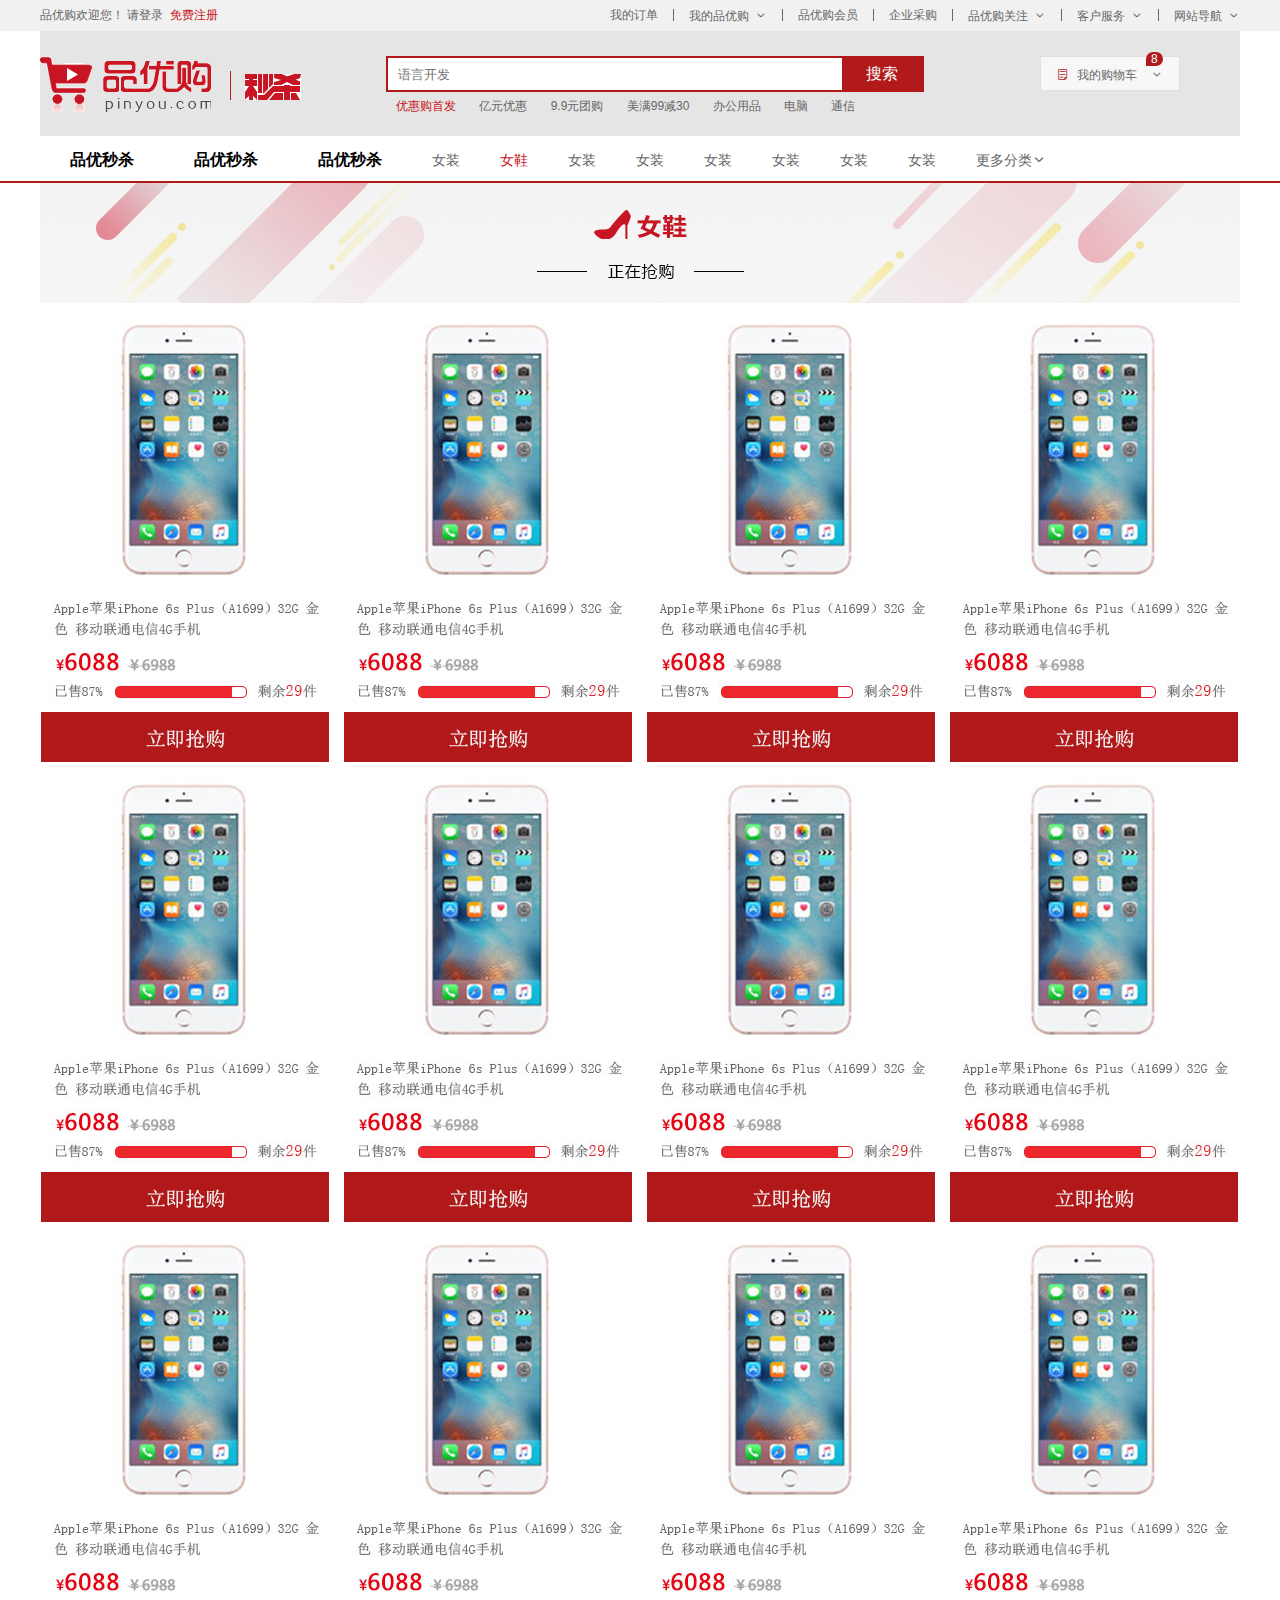
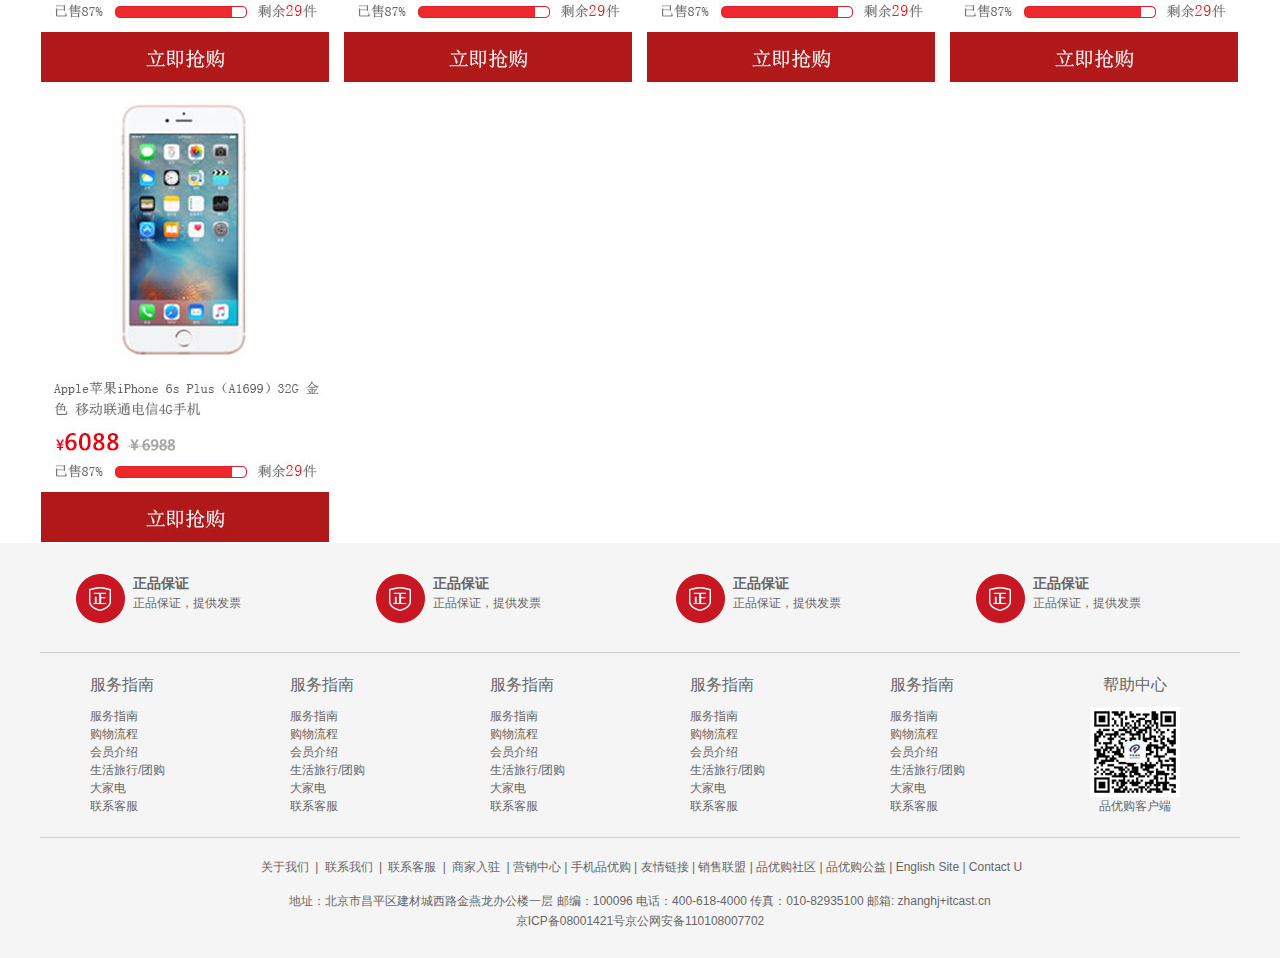
<file: Web实例/h5c3/h5c3_ex2/list.html>
<!DOCTYPE html>
<html lang="en">
<head>
    <meta charset="UTF-8">
    <meta name="viewport" content="width=device-width, initial-scale=1.0">
    <!-- TDK三大标签SEO优化 description 网站说明-->
    <meta name="description"
        content="品优购商城-专业的综合网上购物商城,销售家电、数码通讯、电脑、家居百货、服装服饰、母婴、图书、食品等数万个品牌优质商品.便捷、诚信的服务，为您提供愉悦的网上购物体验!" />
    <!-- TDK三大标签SEO优化 keywords 关键字 最好设置为6到8个关键词，英文逗号隔开 -->
    <meta name="Keywords" content="网上购物,网上商城,手机,笔记本,电脑,MP3,CD,VCD,DV,相机,数码,配件,手表,存储卡,京东">
    <!-- TDK三大标签SEO优化 title标题 建议：网站名（产品名）-网站的介绍 -->
    <title>列表页-综合网购首选-正品低价、品质保障、配送及时、轻松购物</title>
    <!-- 引用图标 -->
    <link rel="shortcut icon" href="favicon.ico">
    <link rel="stylesheet" href="css/base.css">
    <link rel="stylesheet" href="css/common.css">
    <link rel="stylesheet" href="css/list.css">
</head>
<body>
    <!-- shortcut快捷导航模块 -->
    <section class="shortcut">
        <div class="w">
            <!-- 快捷导航的左侧 -->
            <div class="fl">
                <ul>
                    <li>品优购欢迎您！&nbsp;</li>
                    <li>
                        <a href="#">请登录&nbsp;</a>
                        <a href="#" class="style_red">免费注册</a>
                    </li>
                </ul>
            </div>
            <!-- 快捷导航的右侧 -->
            <div class="fr">
                <ul>
                    <li>我的订单</li>
                    <li></li>
                    <li class="arrow-icon">我的品优购</li>
                    <li></li>
                    <li>品优购会员</li>
                    <li></li>
                    <li>企业采购</li>
                    <li></li>
                    <li class="arrow-icon">品优购关注</li>
                    <li></li>
                    <li class="arrow-icon">客户服务</li>
                    <li></li>
                    <li class="arrow-icon">网站导航</li>
                </ul>
            </div>
        </div>
    </section>
    <!-- header头部模块 -->
    <header class="header w">
        <!-- logo标签 SEO优化1.放一个h1标签 2.添加链接返回首页 3.链接里要放文字（网站名称）但不要把文字显示出来 5.添加title提示文本 -->
        <div class="logo">
            <h1>
                <a href="index.html" title="品优购商城">品优购商城</a>
            </h1>
        </div>
        <!-- 列表页的秒杀模块 -->
        <div class="sk">
            <img src="images/sk.png" alt="">
        </div>
        <!-- search搜索模块 -->
        <div class="search">
            <input type="search" name="" id="" placeholder="语言开发">
            <button>搜索</button>
        </div>
        <!-- hotwords模块 -->
        <div class="hotwords">
            <a href="#" class="style_red">优惠购首发</a>
            <a href="#">亿元优惠</a>
            <a href="#">9.9元团购</a>
            <a href="#">美满99减30</a>
            <a href="#">办公用品</a>
            <a href="#">电脑</a>
            <a href="#">通信</a>
        </div>
        <!-- shopcar模块 -->
        <div class="shopcar">
            我的购物车
            <i class="coun">8</i>
        </div>
    </header>
    <!-- nav导航模块 -->
    <nav class="nav">
        <div class="w">
            <!--  -->
            <div class="sk_list">
                <ul>
                    <li><a href="#">品优秒杀</a></li>
                    <li><a href="#">品优秒杀</a></li>
                    <li><a href="#">品优秒杀</a></li>
                </ul>
            </div>
            <div class="sk_con">
                <ul>
                    <li><a href="#">女装</a></li>
                    <li><a href="#" class="style_red">女鞋</a></li>
                    <li><a href="#">女装</a></li>
                    <li><a href="#">女装</a></li>
                    <li><a href="#">女装</a></li>
                    <li><a href="#">女装</a></li>
                    <li><a href="#">女装</a></li>
                    <li><a href="#">女装</a></li>
                    <li><a href="#">更多分类</a></li>
                </ul>
            </div>
        </div>
    </nav>
    <!-- 列表页主体模块 -->
    <div class="w sk_container">
        <div class="sk_hd">
            <img src="upload/bg_03.png" alt="">
        </div>
        <div class="sk_bd">
            <ul class="clearfix">
                <li>
                    <img src="upload/list.jpg" alt="">
                </li>
                <li>
                    <img src="upload/list.jpg" alt="">
                </li>
                <li>
                    <img src="upload/list.jpg" alt="">
                </li>
                <li>
                    <img src="upload/list.jpg" alt="">
                </li>
                <li>
                    <img src="upload/list.jpg" alt="">
                </li>
                <li>
                    <img src="upload/list.jpg" alt="">
                </li>
                <li>
                    <img src="upload/list.jpg" alt="">
                </li>
                <li>
                    <img src="upload/list.jpg" alt="">
                </li>
                <li>
                    <img src="upload/list.jpg" alt="">
                </li>
                <li>
                    <img src="upload/list.jpg" alt="">
                </li>
                <li>
                    <img src="upload/list.jpg" alt="">
                </li>
                <li>
                    <img src="upload/list.jpg" alt="">
                </li>
                <li>
                    <img src="upload/list.jpg" alt="">
                </li>
            </ul>
        </div>
    </div>
    <!-- footer底部模块 -->
    <footer class="footer">
        <div class="w">
            <!-- 服务模块 -->
            <div class="mod_service">
                <ul>
                    <li>
                        <h5></h5>
                        <div class="service_txt">
                            <h4>正品保证</h4>
                            <p>正品保证，提供发票</p>
                        </div>
                    </li>
                    <li>
                        <h5></h5>
                        <div class="service_txt">
                            <h4>正品保证</h4>
                            <p>正品保证，提供发票</p>
                        </div>
                    </li>
                    <li>
                        <h5></h5>
                        <div class="service_txt">
                            <h4>正品保证</h4>
                            <p>正品保证，提供发票</p>
                        </div>
                    </li>
                    <li>
                        <h5></h5>
                        <div class="service_txt">
                            <h4>正品保证</h4>
                            <p>正品保证，提供发票</p>
                        </div>
                    </li>
                </ul>
            </div>
            <!-- 帮助模块 -->
            <div class="mod_help">
                <dl>
                    <dt>服务指南</dt>
                    <dd><a href="#">服务指南</a></dd>
                    <dd><a href="#">购物流程</a></dd>
                    <dd><a href="#">会员介绍</a></dd>
                    <dd><a href="#">生活旅行/团购</a></dd>
                    <dd><a href="#">大家电</a></dd>
                    <dd><a href="#">联系客服</a></dd>
                </dl>
                <dl>
                    <dt>服务指南</dt>
                    <dd><a href="#">服务指南</a></dd>
                    <dd><a href="#">购物流程</a></dd>
                    <dd><a href="#">会员介绍</a></dd>
                    <dd><a href="#">生活旅行/团购</a></dd>
                    <dd><a href="#">大家电</a></dd>
                    <dd><a href="#">联系客服</a></dd>
                </dl>
                <dl>
                    <dt>服务指南</dt>
                    <dd><a href="#">服务指南</a></dd>
                    <dd><a href="#">购物流程</a></dd>
                    <dd><a href="#">会员介绍</a></dd>
                    <dd><a href="#">生活旅行/团购</a></dd>
                    <dd><a href="#">大家电</a></dd>
                    <dd><a href="#">联系客服</a></dd>
                </dl>
                <dl>
                    <dt>服务指南</dt>
                    <dd><a href="#">服务指南</a></dd>
                    <dd><a href="#">购物流程</a></dd>
                    <dd><a href="#">会员介绍</a></dd>
                    <dd><a href="#">生活旅行/团购</a></dd>
                    <dd><a href="#">大家电</a></dd>
                    <dd><a href="#">联系客服</a></dd>
                </dl>
                <dl>
                    <dt>服务指南</dt>
                    <dd><a href="#">服务指南</a></dd>
                    <dd><a href="#">购物流程</a></dd>
                    <dd><a href="#">会员介绍</a></dd>
                    <dd><a href="#">生活旅行/团购</a></dd>
                    <dd><a href="#">大家电</a></dd>
                    <dd><a href="#">联系客服</a></dd>
                </dl>
                <dl>
                    <dt>帮助中心</dt>
                    <dd>
                        <img src="images/wx_cz.jpg" alt="">品优购客户端
                    </dd>
                </dl>
            </div>
            <!-- 版权模块 -->
            <div class="mod_copyright">
                <div class="links">
                    <a href="#">关于我们</a> | <a href="#">联系我们</a> | <a href="#">联系客服</a> | <a href="#">商家入驻</a> | 营销中心 |
                    手机品优购 | 友情链接 | 销售联盟 | 品优购社区 | 品优购公益 | English Site | Contact U
                </div>
                <div class="copyright">
                    地址：北京市昌平区建材城西路金燕龙办公楼一层 邮编：100096 电话：400-618-4000 传真：010-82935100 邮箱: zhanghj+itcast.cn<br>
                    京ICP备08001421号京公网安备110108007702
                </div>
            </div>
        </div>
    </footer>
</body>
</html>
</file>
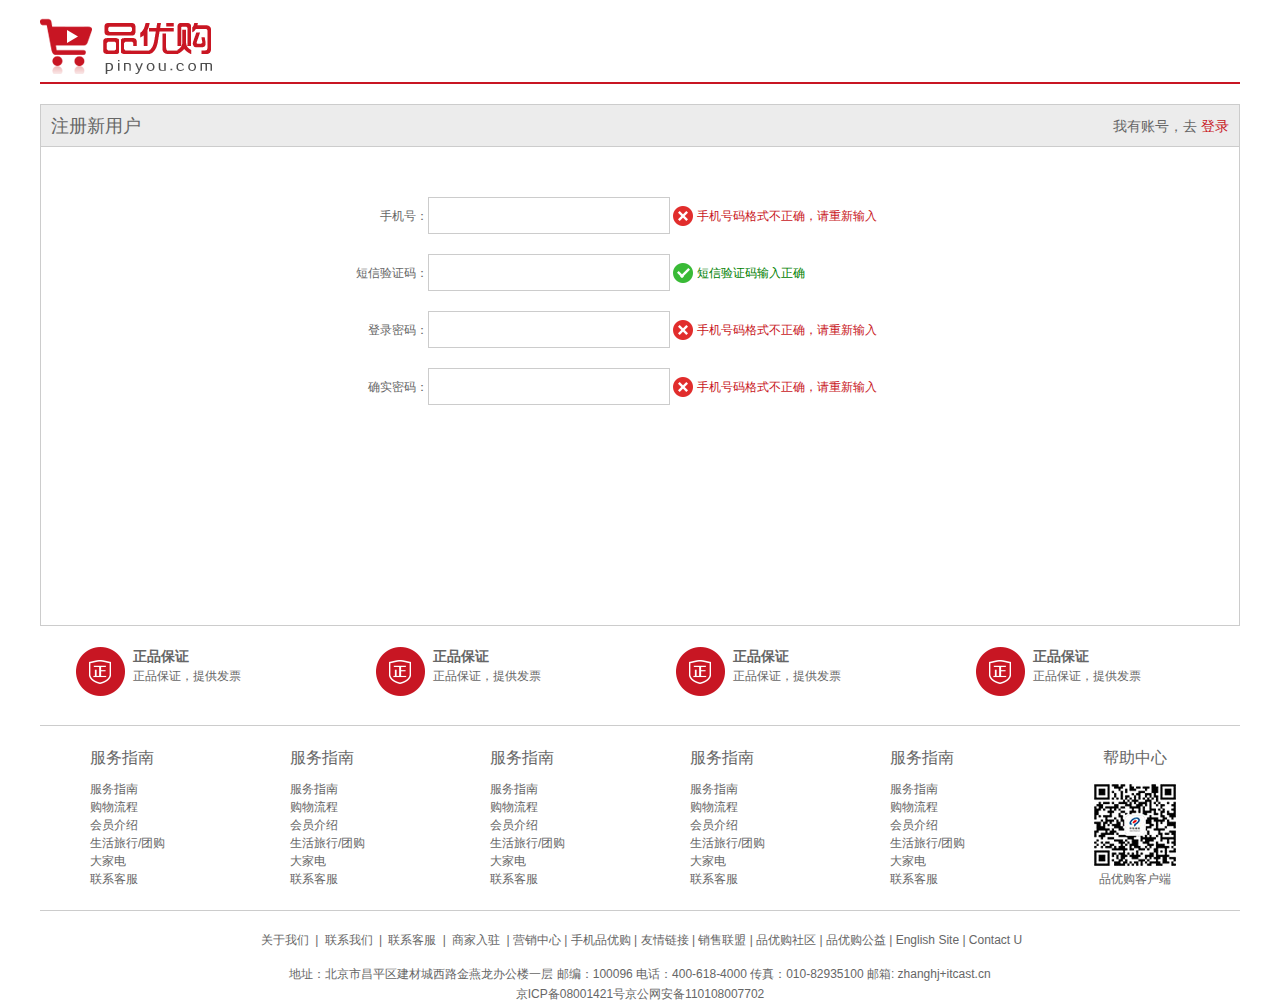
<file: Web实例/h5c3/h5c3_ex2/register.html>
<!DOCTYPE html>
<html lang="en">

<head>
    <meta charset="UTF-8">
    <meta name="viewport" content="width=device-width, initial-scale=1.0">
    <!-- 不需要优化 -->
    <title>个人注册</title>
    <!-- 引用图标 -->
    <link rel="shortcut icon" href="favicon.ico">
    <link rel="stylesheet" href="css/base.css">
    <link rel="stylesheet" href="css/register.css">
</head>

<body>
    <div class="w">
        <!-- 头部区域 -->
        <header>
            <!-- logo -->
            <div class="logo">
                <a href="index.html"><img src="images/logo.png" alt=""></a>
            </div>
        </header>
        <!-- 主体区域 -->
        <div class="registerarea">
            <!-- 标题 -->
            <h3>注册新用户 
                <div class="login">
                    我有账号，去
                    <a href="#">登录</a>
                </div>
            </h3>
            <!-- 内容 -->
            <div class="reg_form">
                <ul>
                    <li>
                        <label for="">手机号：</label><input type="text" name="tel">
                        <span class="error"><i class="error_icon"></i> 手机号码格式不正确，请重新输入</span>
                    </li>
                    <li>
                        <label for="">短信验证码：</label><input type="text" name="tel">
                        <span class="success"><i class="success_icon"></i> 短信验证码输入正确</span>
                    </li>
                    <li>
                        <label for="">登录密码：</label><input type="text" name="tel">
                        <span class="error"><i class="error_icon"></i> 手机号码格式不正确，请重新输入</span>
                    </li>
                    <li>
                        <label for="">确实密码：</label><input type="text" name="tel">
                        <span class="error"><i class="error_icon"></i> 手机号码格式不正确，请重新输入</span>
                    </li>
                </ul>
            </div>
        </div>
        <!-- 底部区域 -->
        <footer>
            <div class="w">
                <!-- 服务模块 -->
                <div class="mod_service">
                    <ul>
                        <li>
                            <h5></h5>
                            <div class="service_txt">
                                <h4>正品保证</h4>
                                <p>正品保证，提供发票</p>
                            </div>
                        </li>
                        <li>
                            <h5></h5>
                            <div class="service_txt">
                                <h4>正品保证</h4>
                                <p>正品保证，提供发票</p>
                            </div>
                        </li>
                        <li>
                            <h5></h5>
                            <div class="service_txt">
                                <h4>正品保证</h4>
                                <p>正品保证，提供发票</p>
                            </div>
                        </li>
                        <li>
                            <h5></h5>
                            <div class="service_txt">
                                <h4>正品保证</h4>
                                <p>正品保证，提供发票</p>
                            </div>
                        </li>
                    </ul>
                </div>
                <!-- 帮助模块 -->
                <div class="mod_help">
                    <dl>
                        <dt>服务指南</dt>
                        <dd><a href="#">服务指南</a></dd>
                        <dd><a href="#">购物流程</a></dd>
                        <dd><a href="#">会员介绍</a></dd>
                        <dd><a href="#">生活旅行/团购</a></dd>
                        <dd><a href="#">大家电</a></dd>
                        <dd><a href="#">联系客服</a></dd>
                    </dl>
                    <dl>
                        <dt>服务指南</dt>
                        <dd><a href="#">服务指南</a></dd>
                        <dd><a href="#">购物流程</a></dd>
                        <dd><a href="#">会员介绍</a></dd>
                        <dd><a href="#">生活旅行/团购</a></dd>
                        <dd><a href="#">大家电</a></dd>
                        <dd><a href="#">联系客服</a></dd>
                    </dl>
                    <dl>
                        <dt>服务指南</dt>
                        <dd><a href="#">服务指南</a></dd>
                        <dd><a href="#">购物流程</a></dd>
                        <dd><a href="#">会员介绍</a></dd>
                        <dd><a href="#">生活旅行/团购</a></dd>
                        <dd><a href="#">大家电</a></dd>
                        <dd><a href="#">联系客服</a></dd>
                    </dl>
                    <dl>
                        <dt>服务指南</dt>
                        <dd><a href="#">服务指南</a></dd>
                        <dd><a href="#">购物流程</a></dd>
                        <dd><a href="#">会员介绍</a></dd>
                        <dd><a href="#">生活旅行/团购</a></dd>
                        <dd><a href="#">大家电</a></dd>
                        <dd><a href="#">联系客服</a></dd>
                    </dl>
                    <dl>
                        <dt>服务指南</dt>
                        <dd><a href="#">服务指南</a></dd>
                        <dd><a href="#">购物流程</a></dd>
                        <dd><a href="#">会员介绍</a></dd>
                        <dd><a href="#">生活旅行/团购</a></dd>
                        <dd><a href="#">大家电</a></dd>
                        <dd><a href="#">联系客服</a></dd>
                    </dl>
                    <dl>
                        <dt>帮助中心</dt>
                        <dd>
                            <img src="images/wx_cz.jpg" alt="">品优购客户端
                        </dd>
                    </dl>
                </div>
                <!-- 版权模块 -->
                <div class="mod_copyright">
                    <div class="links">
                        <a href="#">关于我们</a> | <a href="#">联系我们</a> | <a href="#">联系客服</a> | <a href="#">商家入驻</a> | 营销中心 |
                        手机品优购 | 友情链接 | 销售联盟 | 品优购社区 | 品优购公益 | English Site | Contact U
                    </div>
                    <div class="copyright">
                        地址：北京市昌平区建材城西路金燕龙办公楼一层 邮编：100096 电话：400-618-4000 传真：010-82935100 邮箱: zhanghj+itcast.cn<br>
                        京ICP备08001421号京公网安备110108007702
                    </div>
                </div>
            </div>
        </footer>
    </div>
</body>

</html>
</file>
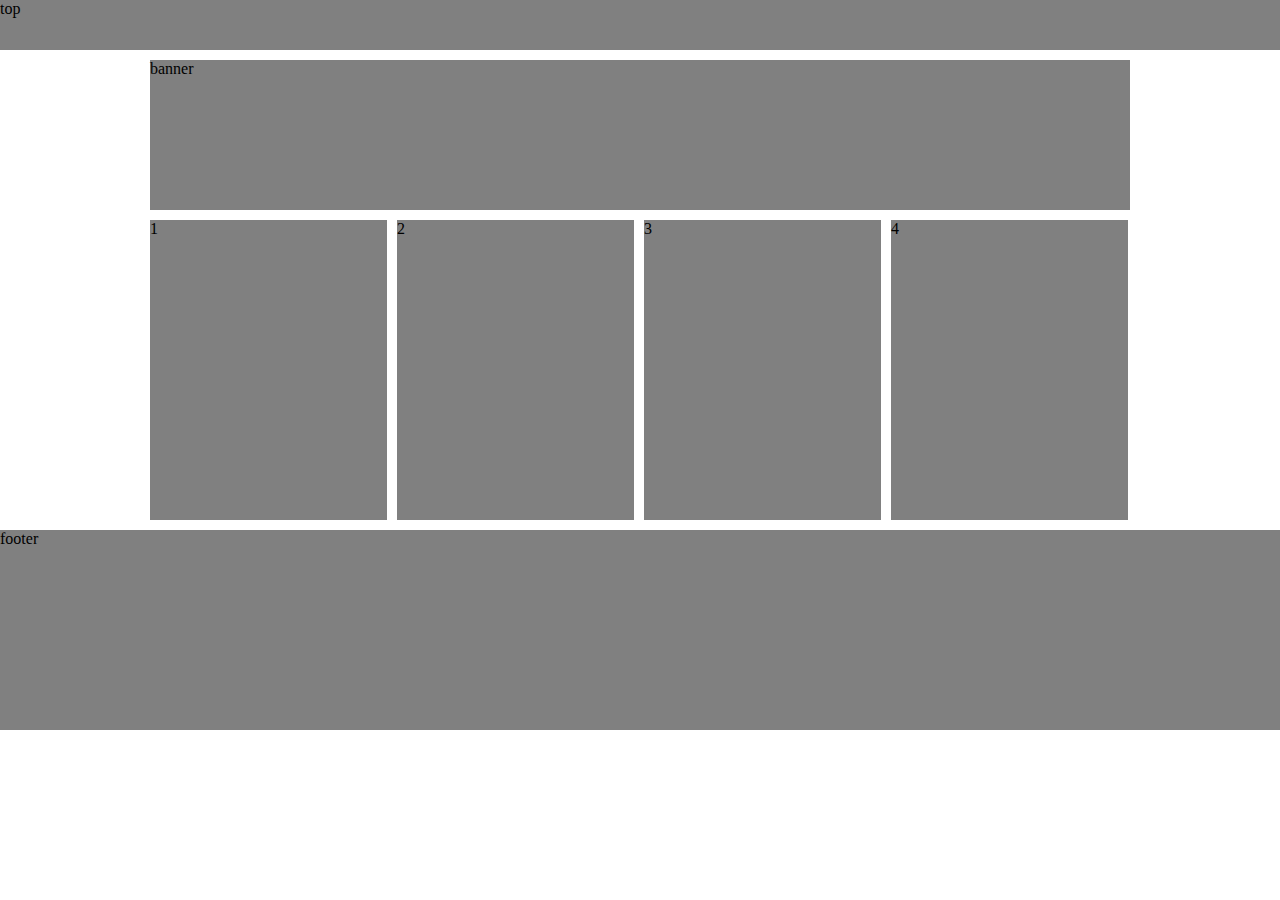
<file: Web实例/h5c3/h5常见网页布局/h5c3常见网页布局.html>
<!DOCTYPE html>
<html lang="en">

<head>
    <meta charset="UTF-8">
    <meta name="viewport" content="width=device-width, initial-scale=1.0">
    <title>常见网页布局1</title>
    <style>
        * {
            margin: 0;
            padding: 0;
        }

        li {
            list-style: none;
        }

        .top {
            height: 50px;
            background-color: gray;
        }

        .banner {
            width: 980px;
            height: 150px;
            background-color: gray;
            margin: 10px auto;
        }

        .box {
            width: 980px;
            margin: 0 auto;
            height: 300px;
            /* background-color: gray; */
        }

        .box li {
            float: left;
            width: 237px;
            height: 300px;
            background-color: gray;
            margin-right: 10px;
        }

        .box .last {
            margin-right: 0;
        }

        .footer {
            height: 200px;
            background-color: gray;
            margin-top: 10px;
        }

    </style>
</head>

<body>
    <div class="top">top</div>
    <div class="banner">banner</div>
    <div class="box">
        <ul>
            <li>1</li>
            <li>2</li>
            <li>3</li>
            <li class="last">4</li>
        </ul>
    </div>
    <div class="footer">footer</div>
</body>

</html>
</file>
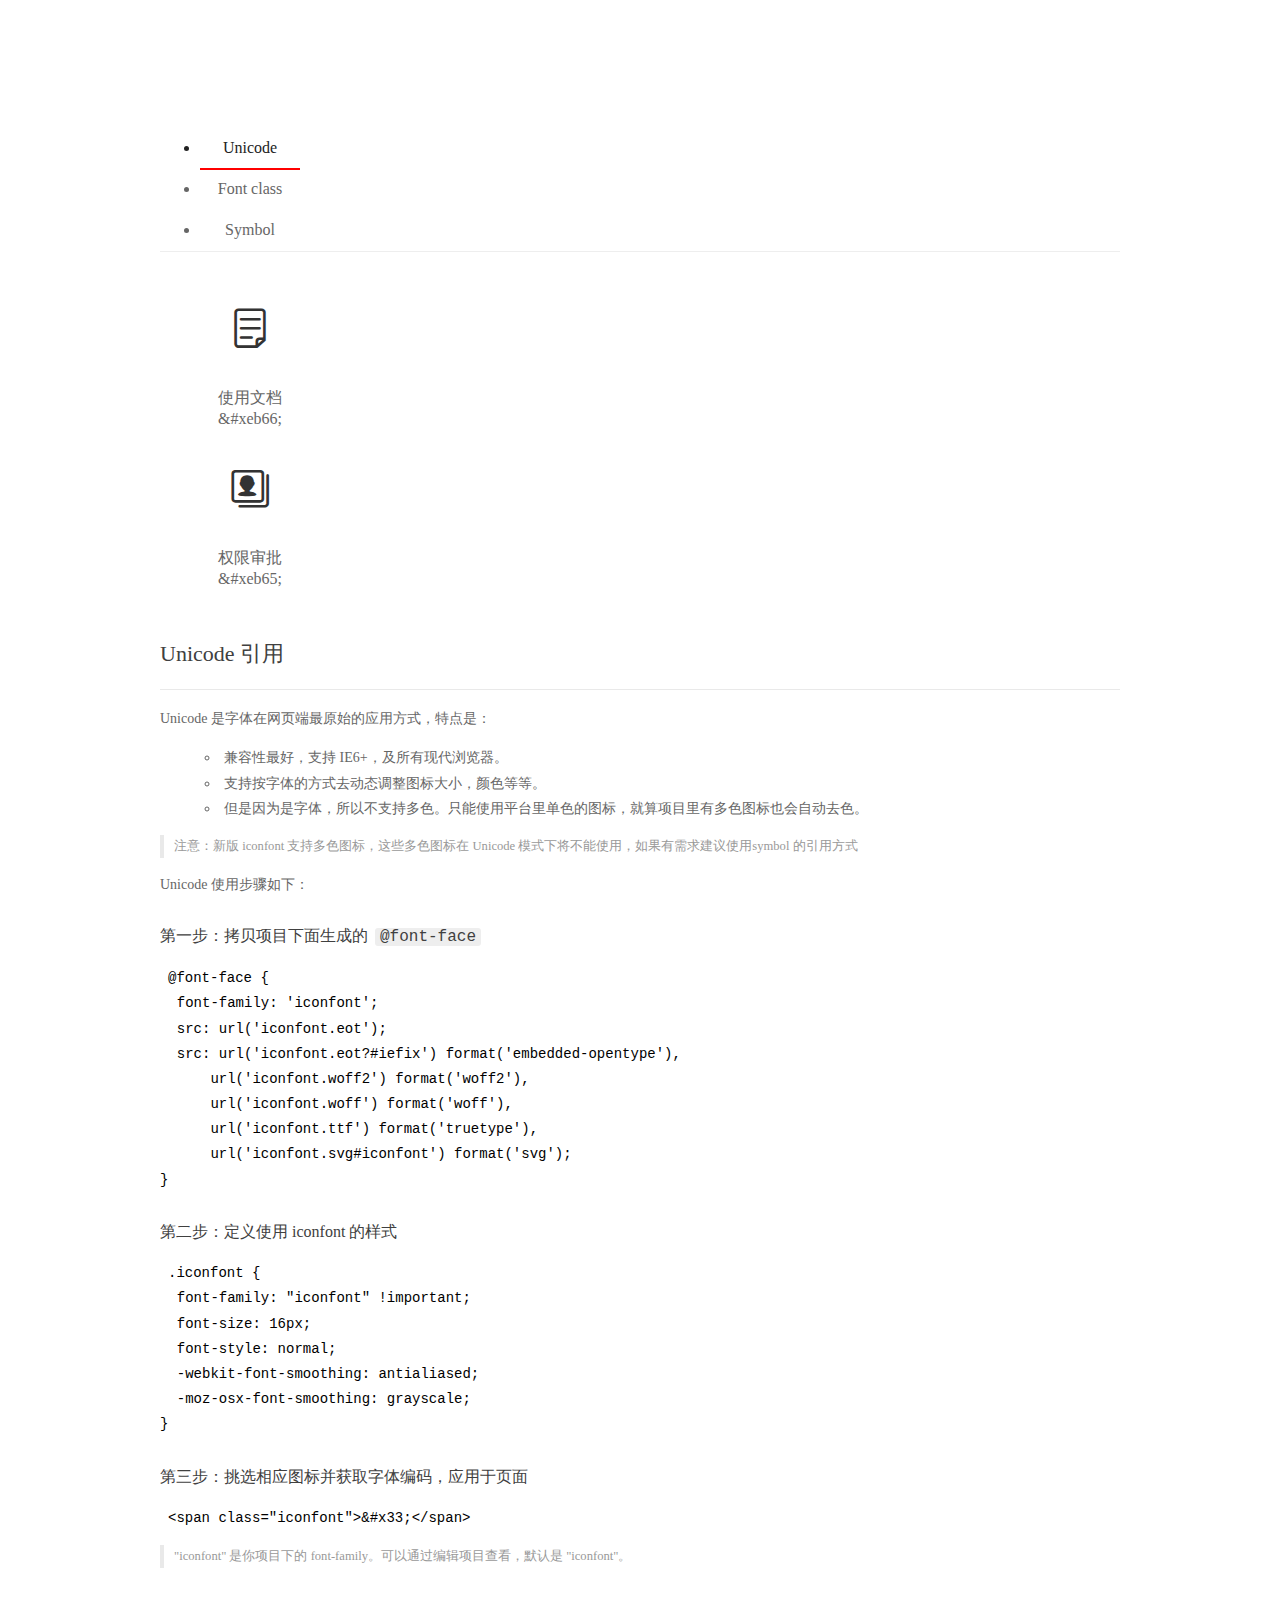
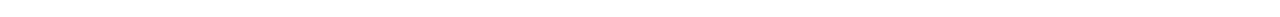
<file: Web实例/h5c3/iconfont/demo_index.html>
<!DOCTYPE html>
<html>
<head>
  <meta charset="utf-8"/>
  <title>IconFont Demo</title>
  <link rel="shortcut icon" href="https://img.alicdn.com/tps/i4/TB1_oz6GVXXXXaFXpXXJDFnIXXX-64-64.ico" type="image/x-icon"/>
  <link rel="stylesheet" href="https://g.alicdn.com/thx/cube/1.3.2/cube.min.css">
  <link rel="stylesheet" href="demo.css">
  <link rel="stylesheet" href="iconfont.css">
  <script src="iconfont.js"></script>
  <!-- jQuery -->
  <script src="https://a1.alicdn.com/oss/uploads/2018/12/26/7bfddb60-08e8-11e9-9b04-53e73bb6408b.js"></script>
  <!-- 代码高亮 -->
  <script src="https://a1.alicdn.com/oss/uploads/2018/12/26/a3f714d0-08e6-11e9-8a15-ebf944d7534c.js"></script>
</head>
<body>
  <div class="main">
    <h1 class="logo"><a href="https://www.iconfont.cn/" title="iconfont 首页" target="_blank">&#xe86b;</a></h1>
    <div class="nav-tabs">
      <ul id="tabs" class="dib-box">
        <li class="dib active"><span>Unicode</span></li>
        <li class="dib"><span>Font class</span></li>
        <li class="dib"><span>Symbol</span></li>
      </ul>
      
    </div>
    <div class="tab-container">
      <div class="content unicode" style="display: block;">
          <ul class="icon_lists dib-box">
          
            <li class="dib">
              <span class="icon iconfont">&#xeb66;</span>
                <div class="name">使用文档</div>
                <div class="code-name">&amp;#xeb66;</div>
              </li>
          
            <li class="dib">
              <span class="icon iconfont">&#xeb65;</span>
                <div class="name">权限审批</div>
                <div class="code-name">&amp;#xeb65;</div>
              </li>
          
          </ul>
          <div class="article markdown">
          <h2 id="unicode-">Unicode 引用</h2>
          <hr>

          <p>Unicode 是字体在网页端最原始的应用方式，特点是：</p>
          <ul>
            <li>兼容性最好，支持 IE6+，及所有现代浏览器。</li>
            <li>支持按字体的方式去动态调整图标大小，颜色等等。</li>
            <li>但是因为是字体，所以不支持多色。只能使用平台里单色的图标，就算项目里有多色图标也会自动去色。</li>
          </ul>
          <blockquote>
            <p>注意：新版 iconfont 支持多色图标，这些多色图标在 Unicode 模式下将不能使用，如果有需求建议使用symbol 的引用方式</p>
          </blockquote>
          <p>Unicode 使用步骤如下：</p>
          <h3 id="-font-face">第一步：拷贝项目下面生成的 <code>@font-face</code></h3>
<pre><code class="language-css"
>@font-face {
  font-family: 'iconfont';
  src: url('iconfont.eot');
  src: url('iconfont.eot?#iefix') format('embedded-opentype'),
      url('iconfont.woff2') format('woff2'),
      url('iconfont.woff') format('woff'),
      url('iconfont.ttf') format('truetype'),
      url('iconfont.svg#iconfont') format('svg');
}
</code></pre>
          <h3 id="-iconfont-">第二步：定义使用 iconfont 的样式</h3>
<pre><code class="language-css"
>.iconfont {
  font-family: "iconfont" !important;
  font-size: 16px;
  font-style: normal;
  -webkit-font-smoothing: antialiased;
  -moz-osx-font-smoothing: grayscale;
}
</code></pre>
          <h3 id="-">第三步：挑选相应图标并获取字体编码，应用于页面</h3>
<pre>
<code class="language-html"
>&lt;span class="iconfont"&gt;&amp;#x33;&lt;/span&gt;
</code></pre>
          <blockquote>
            <p>"iconfont" 是你项目下的 font-family。可以通过编辑项目查看，默认是 "iconfont"。</p>
          </blockquote>
          </div>
      </div>
      <div class="content font-class">
        <ul class="icon_lists dib-box">
          
          <li class="dib">
            <span class="icon iconfont icon-shiyongwendang"></span>
            <div class="name">
              使用文档
            </div>
            <div class="code-name">.icon-shiyongwendang
            </div>
          </li>
          
          <li class="dib">
            <span class="icon iconfont icon-quanxianshenpi"></span>
            <div class="name">
              权限审批
            </div>
            <div class="code-name">.icon-quanxianshenpi
            </div>
          </li>
          
        </ul>
        <div class="article markdown">
        <h2 id="font-class-">font-class 引用</h2>
        <hr>

        <p>font-class 是 Unicode 使用方式的一种变种，主要是解决 Unicode 书写不直观，语意不明确的问题。</p>
        <p>与 Unicode 使用方式相比，具有如下特点：</p>
        <ul>
          <li>兼容性良好，支持 IE8+，及所有现代浏览器。</li>
          <li>相比于 Unicode 语意明确，书写更直观。可以很容易分辨这个 icon 是什么。</li>
          <li>因为使用 class 来定义图标，所以当要替换图标时，只需要修改 class 里面的 Unicode 引用。</li>
          <li>不过因为本质上还是使用的字体，所以多色图标还是不支持的。</li>
        </ul>
        <p>使用步骤如下：</p>
        <h3 id="-fontclass-">第一步：引入项目下面生成的 fontclass 代码：</h3>
<pre><code class="language-html">&lt;link rel="stylesheet" href="./iconfont.css"&gt;
</code></pre>
        <h3 id="-">第二步：挑选相应图标并获取类名，应用于页面：</h3>
<pre><code class="language-html">&lt;span class="iconfont icon-xxx"&gt;&lt;/span&gt;
</code></pre>
        <blockquote>
          <p>"
            iconfont" 是你项目下的 font-family。可以通过编辑项目查看，默认是 "iconfont"。</p>
        </blockquote>
      </div>
      </div>
      <div class="content symbol">
          <ul class="icon_lists dib-box">
          
            <li class="dib">
                <svg class="icon svg-icon" aria-hidden="true">
                  <use xlink:href="#icon-shiyongwendang"></use>
                </svg>
                <div class="name">使用文档</div>
                <div class="code-name">#icon-shiyongwendang</div>
            </li>
          
            <li class="dib">
                <svg class="icon svg-icon" aria-hidden="true">
                  <use xlink:href="#icon-quanxianshenpi"></use>
                </svg>
                <div class="name">权限审批</div>
                <div class="code-name">#icon-quanxianshenpi</div>
            </li>
          
          </ul>
          <div class="article markdown">
          <h2 id="symbol-">Symbol 引用</h2>
          <hr>

          <p>这是一种全新的使用方式，应该说这才是未来的主流，也是平台目前推荐的用法。相关介绍可以参考这篇<a href="">文章</a>
            这种用法其实是做了一个 SVG 的集合，与另外两种相比具有如下特点：</p>
          <ul>
            <li>支持多色图标了，不再受单色限制。</li>
            <li>通过一些技巧，支持像字体那样，通过 <code>font-size</code>, <code>color</code> 来调整样式。</li>
            <li>兼容性较差，支持 IE9+，及现代浏览器。</li>
            <li>浏览器渲染 SVG 的性能一般，还不如 png。</li>
          </ul>
          <p>使用步骤如下：</p>
          <h3 id="-symbol-">第一步：引入项目下面生成的 symbol 代码：</h3>
<pre><code class="language-html">&lt;script src="./iconfont.js"&gt;&lt;/script&gt;
</code></pre>
          <h3 id="-css-">第二步：加入通用 CSS 代码（引入一次就行）：</h3>
<pre><code class="language-html">&lt;style&gt;
.icon {
  width: 1em;
  height: 1em;
  vertical-align: -0.15em;
  fill: currentColor;
  overflow: hidden;
}
&lt;/style&gt;
</code></pre>
          <h3 id="-">第三步：挑选相应图标并获取类名，应用于页面：</h3>
<pre><code class="language-html">&lt;svg class="icon" aria-hidden="true"&gt;
  &lt;use xlink:href="#icon-xxx"&gt;&lt;/use&gt;
&lt;/svg&gt;
</code></pre>
          </div>
      </div>

    </div>
  </div>
  <script>
  $(document).ready(function () {
      $('.tab-container .content:first').show()

      $('#tabs li').click(function (e) {
        var tabContent = $('.tab-container .content')
        var index = $(this).index()

        if ($(this).hasClass('active')) {
          return
        } else {
          $('#tabs li').removeClass('active')
          $(this).addClass('active')

          tabContent.hide().eq(index).fadeIn()
        }
      })
    })
  </script>
</body>
</html>
</file>
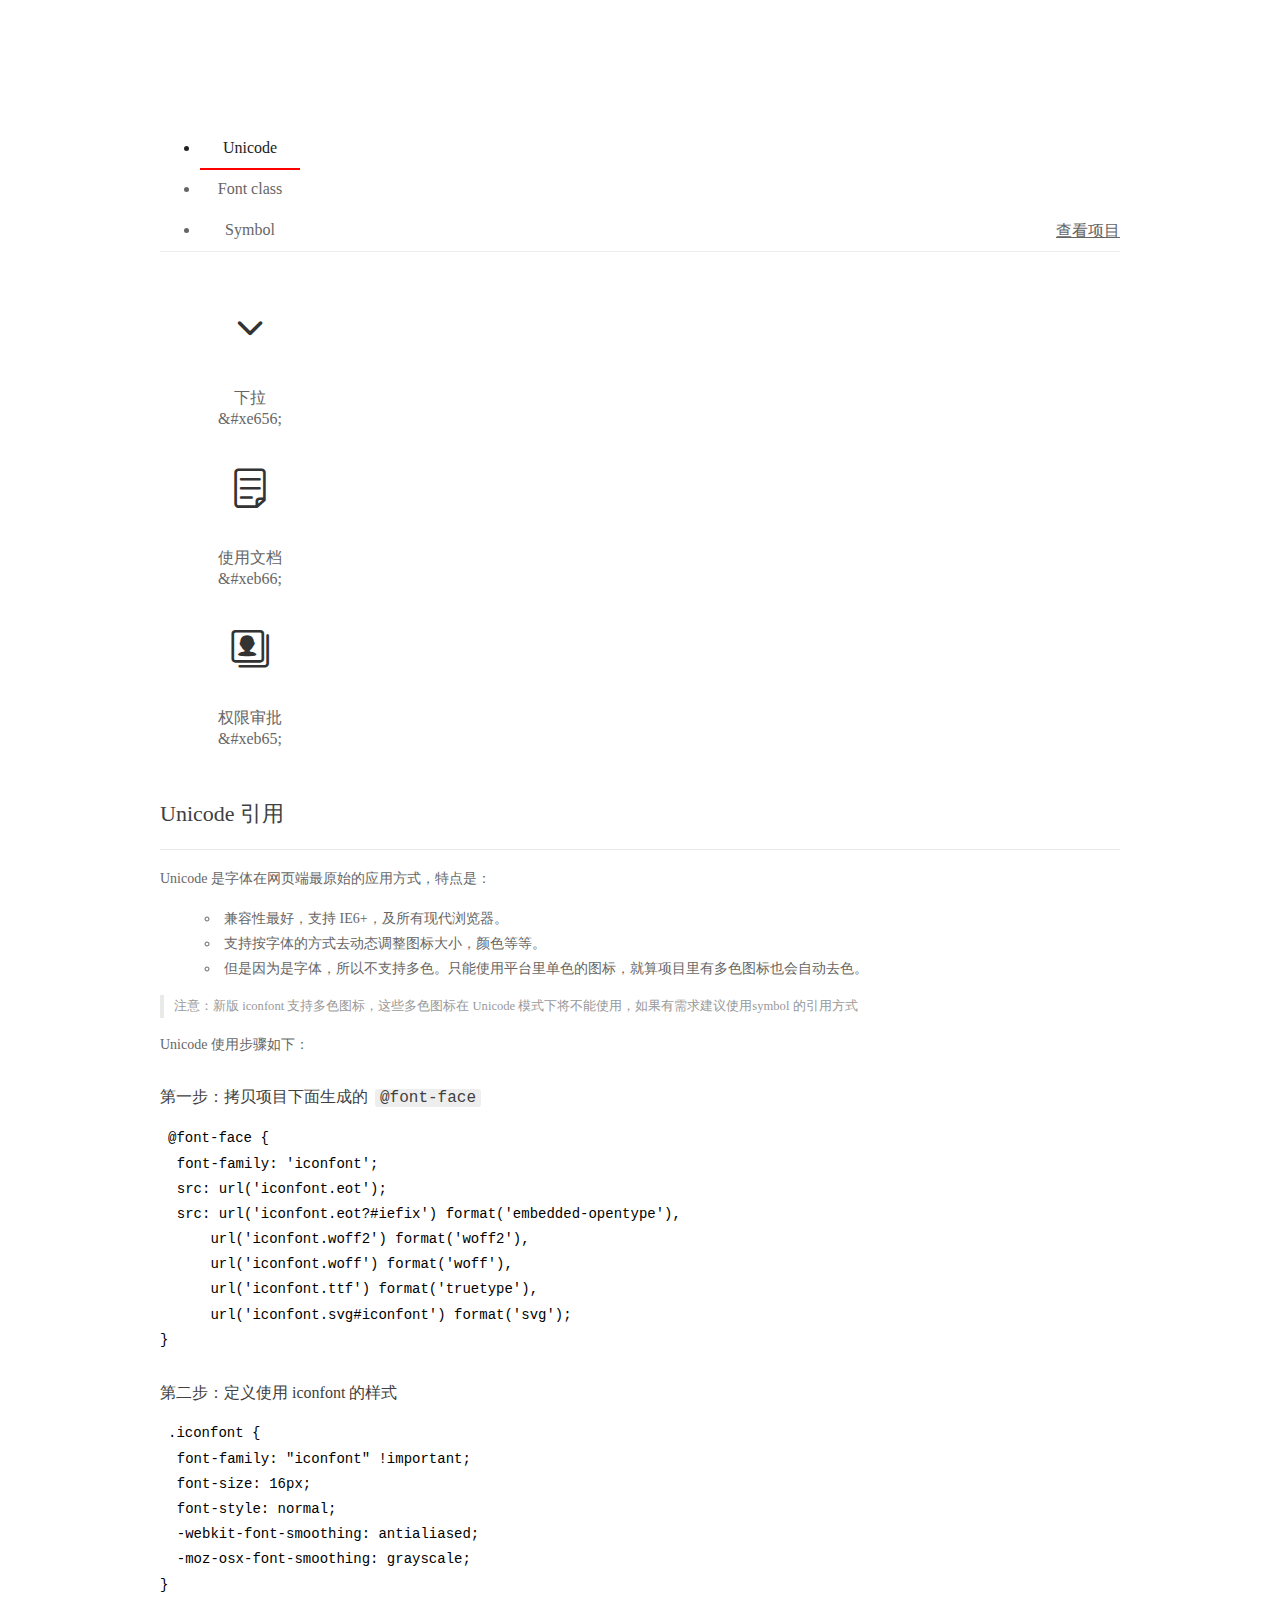
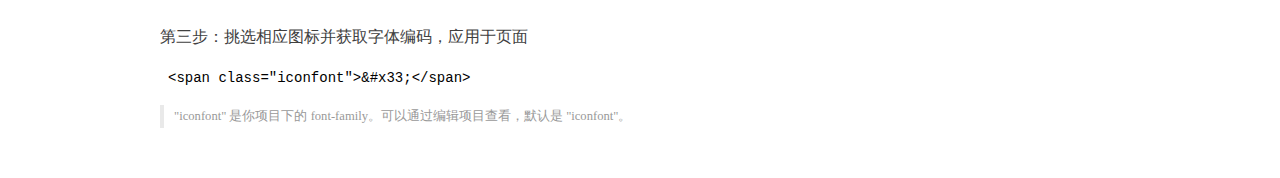
<file: Web实例/h5c3/h5c3_ex2/fonts/demo_index.html>
<!DOCTYPE html>
<html>
<head>
  <meta charset="utf-8"/>
  <title>IconFont Demo</title>
  <link rel="shortcut icon" href="https://img.alicdn.com/tps/i4/TB1_oz6GVXXXXaFXpXXJDFnIXXX-64-64.ico" type="image/x-icon"/>
  <link rel="stylesheet" href="https://g.alicdn.com/thx/cube/1.3.2/cube.min.css">
  <link rel="stylesheet" href="demo.css">
  <link rel="stylesheet" href="iconfont.css">
  <script src="iconfont.js"></script>
  <!-- jQuery -->
  <script src="https://a1.alicdn.com/oss/uploads/2018/12/26/7bfddb60-08e8-11e9-9b04-53e73bb6408b.js"></script>
  <!-- 代码高亮 -->
  <script src="https://a1.alicdn.com/oss/uploads/2018/12/26/a3f714d0-08e6-11e9-8a15-ebf944d7534c.js"></script>
</head>
<body>
  <div class="main">
    <h1 class="logo"><a href="https://www.iconfont.cn/" title="iconfont 首页" target="_blank">&#xe86b;</a></h1>
    <div class="nav-tabs">
      <ul id="tabs" class="dib-box">
        <li class="dib active"><span>Unicode</span></li>
        <li class="dib"><span>Font class</span></li>
        <li class="dib"><span>Symbol</span></li>
      </ul>
      
      <a href="https://www.iconfont.cn/manage/index?manage_type=myprojects&projectId=2111570" target="_blank" class="nav-more">查看项目</a>
      
    </div>
    <div class="tab-container">
      <div class="content unicode" style="display: block;">
          <ul class="icon_lists dib-box">
          
            <li class="dib">
              <span class="icon iconfont">&#xe656;</span>
                <div class="name">下拉</div>
                <div class="code-name">&amp;#xe656;</div>
              </li>
          
            <li class="dib">
              <span class="icon iconfont">&#xeb66;</span>
                <div class="name">使用文档</div>
                <div class="code-name">&amp;#xeb66;</div>
              </li>
          
            <li class="dib">
              <span class="icon iconfont">&#xeb65;</span>
                <div class="name">权限审批</div>
                <div class="code-name">&amp;#xeb65;</div>
              </li>
          
          </ul>
          <div class="article markdown">
          <h2 id="unicode-">Unicode 引用</h2>
          <hr>

          <p>Unicode 是字体在网页端最原始的应用方式，特点是：</p>
          <ul>
            <li>兼容性最好，支持 IE6+，及所有现代浏览器。</li>
            <li>支持按字体的方式去动态调整图标大小，颜色等等。</li>
            <li>但是因为是字体，所以不支持多色。只能使用平台里单色的图标，就算项目里有多色图标也会自动去色。</li>
          </ul>
          <blockquote>
            <p>注意：新版 iconfont 支持多色图标，这些多色图标在 Unicode 模式下将不能使用，如果有需求建议使用symbol 的引用方式</p>
          </blockquote>
          <p>Unicode 使用步骤如下：</p>
          <h3 id="-font-face">第一步：拷贝项目下面生成的 <code>@font-face</code></h3>
<pre><code class="language-css"
>@font-face {
  font-family: 'iconfont';
  src: url('iconfont.eot');
  src: url('iconfont.eot?#iefix') format('embedded-opentype'),
      url('iconfont.woff2') format('woff2'),
      url('iconfont.woff') format('woff'),
      url('iconfont.ttf') format('truetype'),
      url('iconfont.svg#iconfont') format('svg');
}
</code></pre>
          <h3 id="-iconfont-">第二步：定义使用 iconfont 的样式</h3>
<pre><code class="language-css"
>.iconfont {
  font-family: "iconfont" !important;
  font-size: 16px;
  font-style: normal;
  -webkit-font-smoothing: antialiased;
  -moz-osx-font-smoothing: grayscale;
}
</code></pre>
          <h3 id="-">第三步：挑选相应图标并获取字体编码，应用于页面</h3>
<pre>
<code class="language-html"
>&lt;span class="iconfont"&gt;&amp;#x33;&lt;/span&gt;
</code></pre>
          <blockquote>
            <p>"iconfont" 是你项目下的 font-family。可以通过编辑项目查看，默认是 "iconfont"。</p>
          </blockquote>
          </div>
      </div>
      <div class="content font-class">
        <ul class="icon_lists dib-box">
          
          <li class="dib">
            <span class="icon iconfont icon-xiala"></span>
            <div class="name">
              下拉
            </div>
            <div class="code-name">.icon-xiala
            </div>
          </li>
          
          <li class="dib">
            <span class="icon iconfont icon-shiyongwendang"></span>
            <div class="name">
              使用文档
            </div>
            <div class="code-name">.icon-shiyongwendang
            </div>
          </li>
          
          <li class="dib">
            <span class="icon iconfont icon-quanxianshenpi"></span>
            <div class="name">
              权限审批
            </div>
            <div class="code-name">.icon-quanxianshenpi
            </div>
          </li>
          
        </ul>
        <div class="article markdown">
        <h2 id="font-class-">font-class 引用</h2>
        <hr>

        <p>font-class 是 Unicode 使用方式的一种变种，主要是解决 Unicode 书写不直观，语意不明确的问题。</p>
        <p>与 Unicode 使用方式相比，具有如下特点：</p>
        <ul>
          <li>兼容性良好，支持 IE8+，及所有现代浏览器。</li>
          <li>相比于 Unicode 语意明确，书写更直观。可以很容易分辨这个 icon 是什么。</li>
          <li>因为使用 class 来定义图标，所以当要替换图标时，只需要修改 class 里面的 Unicode 引用。</li>
          <li>不过因为本质上还是使用的字体，所以多色图标还是不支持的。</li>
        </ul>
        <p>使用步骤如下：</p>
        <h3 id="-fontclass-">第一步：引入项目下面生成的 fontclass 代码：</h3>
<pre><code class="language-html">&lt;link rel="stylesheet" href="./iconfont.css"&gt;
</code></pre>
        <h3 id="-">第二步：挑选相应图标并获取类名，应用于页面：</h3>
<pre><code class="language-html">&lt;span class="iconfont icon-xxx"&gt;&lt;/span&gt;
</code></pre>
        <blockquote>
          <p>"
            iconfont" 是你项目下的 font-family。可以通过编辑项目查看，默认是 "iconfont"。</p>
        </blockquote>
      </div>
      </div>
      <div class="content symbol">
          <ul class="icon_lists dib-box">
          
            <li class="dib">
                <svg class="icon svg-icon" aria-hidden="true">
                  <use xlink:href="#icon-xiala"></use>
                </svg>
                <div class="name">下拉</div>
                <div class="code-name">#icon-xiala</div>
            </li>
          
            <li class="dib">
                <svg class="icon svg-icon" aria-hidden="true">
                  <use xlink:href="#icon-shiyongwendang"></use>
                </svg>
                <div class="name">使用文档</div>
                <div class="code-name">#icon-shiyongwendang</div>
            </li>
          
            <li class="dib">
                <svg class="icon svg-icon" aria-hidden="true">
                  <use xlink:href="#icon-quanxianshenpi"></use>
                </svg>
                <div class="name">权限审批</div>
                <div class="code-name">#icon-quanxianshenpi</div>
            </li>
          
          </ul>
          <div class="article markdown">
          <h2 id="symbol-">Symbol 引用</h2>
          <hr>

          <p>这是一种全新的使用方式，应该说这才是未来的主流，也是平台目前推荐的用法。相关介绍可以参考这篇<a href="">文章</a>
            这种用法其实是做了一个 SVG 的集合，与另外两种相比具有如下特点：</p>
          <ul>
            <li>支持多色图标了，不再受单色限制。</li>
            <li>通过一些技巧，支持像字体那样，通过 <code>font-size</code>, <code>color</code> 来调整样式。</li>
            <li>兼容性较差，支持 IE9+，及现代浏览器。</li>
            <li>浏览器渲染 SVG 的性能一般，还不如 png。</li>
          </ul>
          <p>使用步骤如下：</p>
          <h3 id="-symbol-">第一步：引入项目下面生成的 symbol 代码：</h3>
<pre><code class="language-html">&lt;script src="./iconfont.js"&gt;&lt;/script&gt;
</code></pre>
          <h3 id="-css-">第二步：加入通用 CSS 代码（引入一次就行）：</h3>
<pre><code class="language-html">&lt;style&gt;
.icon {
  width: 1em;
  height: 1em;
  vertical-align: -0.15em;
  fill: currentColor;
  overflow: hidden;
}
&lt;/style&gt;
</code></pre>
          <h3 id="-">第三步：挑选相应图标并获取类名，应用于页面：</h3>
<pre><code class="language-html">&lt;svg class="icon" aria-hidden="true"&gt;
  &lt;use xlink:href="#icon-xxx"&gt;&lt;/use&gt;
&lt;/svg&gt;
</code></pre>
          </div>
      </div>

    </div>
  </div>
  <script>
  $(document).ready(function () {
      $('.tab-container .content:first').show()

      $('#tabs li').click(function (e) {
        var tabContent = $('.tab-container .content')
        var index = $(this).index()

        if ($(this).hasClass('active')) {
          return
        } else {
          $('#tabs li').removeClass('active')
          $(this).addClass('active')

          tabContent.hide().eq(index).fadeIn()
        }
      })
    })
  </script>
</body>
</html>
</file>
<file: Web实例/h5c3/h5c3_ex1/style.css>
* {
    margin: 0;
    padding: 0;
}

.w {
    width: 1200px;
    margin: auto;
}

body {
    background-color: #f3f5f7;
}

a {
    text-decoration: none;
}

li {
    list-style: none;
}

.clearfix:before,
.clearfix:after {
    content: "";
    display: table;
}

.clearfix:after {
    clear: both;
}

.header {
    height: 42px;
    margin: 30px auto;
}

.logo {
    float: left;
    width: 198px;
    height: 42px;
}

.nav {
    float: left;
    margin-left: 60px;
}

.nav ul li {
    float: left;
    margin: 0 15px;
}

.nav ul li a {
    display: block;
    height: 42px;
    padding: 0 10px;
    line-height: 42px;
    font-size: 18px;
    color: #050505;
}

.nav ul li a:hover {
    border-bottom: 2px solid black
}

.search {
    float: left;
    width: 412px;
    height: 42px;
    margin-left: 70px;
}

.search input {
    float: left;
    width: 345px;
    height: 40px;
    border: 1px solid;
    border-right: 0;
    color: #bfbfbf;
    font-size: 14px;
    padding-left: 15px;
}

.search button {
    float: left;
    width: 50px;
    height: 42px;
    border: 0;
    background: url(images/btn.png);
}

.user {
    float: right;
    line-height: 50px;
    margin-right: 30px;
    font-size: 14px;
    color: #666666;
}

.user img {
    vertical-align: middle;
}

.banner {
    height: 421px;
    background-color: #1c036c;
}

.banner .w {
    height: 421px;
    background: url(images/banner2.png) no-repeat top center;
}

.subnav {
    float: left;
    width: 190px;
    height: 421px;
    background-color: rgba(0, 0, 0, .3);
}

.subnav ul li {
    height: 45px;
    line-height: 45px;
    padding: 0 20px;
}

.subnav ul li a {
    display: block;
    height: 45px;
    font-size: 14px;
    color: #fff;
}

.subnav ul li a span {
    float: right;
}

.subnav ul li a:hover {
    color: #00a4ff;
}

.course {
    float: right;
    width: 230px;
    height: 300px;
    background-color: #ffffff;
    margin-top: 50px;
}

.course h2 {
    height: 48px;
    background-color: #9bceea;
    text-align: center;
    line-height: 48px;
    font-size: 18px;
    color: #ffffff;
}

.bd {
    padding: 0 20px;
}

.bd ul li {
    padding: 15px 0;
    border-bottom: 1px solid #cccccc;
}

.bd ul li h4 {
    font-size: 16px;
    color: #4e4e4e;
}

.bd ul li p {
    font-size: 12px;
    color: #a5a5a5;
}

.more {
    display: block;
    height: 38px;
    border: 1px solid #00a4ff;
    margin-top: 5px;
    text-align: center;
    line-height: 38px;
    color: #00a4ff;
    font-size: 16px;
    font-weight: 700;
}

.goods {
    height: 60px;
    background-color: #fff;
    margin-top: 10px;
    box-shadow: 0 2px 3px 3px rgba(0, 0, 0, .1);
    line-height: 60px;
}

.goods h3 {
    float: left;
    margin-left: 30px;
    font-size: 16px;
    color: #00a4ff;
}

.goods ul {
    float: left;
    margin-left: 30px;
}

.goods ul li {
    float: left;
}

.goods ul li a {
    padding: 0 30px;
    font-size: 16px;
    color: #050505;
    border-left: 1px solid #cccccc;
}

.mod {
    float: right;
    margin-right: 30px;
    font-size: 14px;
    color: #00a4ff;
}

.box {
    margin-top: 30px;
}

.box-hd {
    height: 45px;
}

.box-hd h3 {
    float: left;
    font-size: 20px;
    color: #494949
}

.box-hd a {
    float: right;
    font-size: 12px;
    margin-top: 10px;
    color: #a5a5a5;
    margin-right: 30px;
}

.box-bd ul {
    width: 1250px;
}

.box-bd ul li {
    position: relative;
    float: left;
    width: 228px;
    height: 270px;
    background-color: #fff;
    margin-right: 15px;
    margin-bottom: 15px;
}

.box-bd ul li>img {
    width: 100%;
}

.box-bd ul li h4 {
    margin: 20px 20px 20px 25px;
    font-size: 14px;
    color: #050505;
    font-weight: 400;
}

.box-bd ul li em {
    position: absolute;
    top: 4px;
    right: -4px;
}

.box-bd .info {
    margin: 0 20px 0 25px;
    font-size: 12px;
    color: #999999;
}

.box-bd .info span {
    color: #ff7c2d;
}

.footer {
    height: 415px;
    background-color: #fff;
}

.footer .w {
    padding-top: 35px;
}

.copyright {
    float: left;
}

.copyright p {
    font-size: 12px;
    color: #666666;
    margin: 20px 0 15px 0;
}

.copyright .app {
    display: block;
    width: 118px;
    height: 33px;
    border: 1px solid #00a4ff;
    text-align: center;
    line-height: 33px;
    color: #00a4ff;
}

.links {
    float: right;
}

.links dl {
    float: left;
    margin-left: 100px;
}

.links dl dt {
    font-size: 16px;
    color: #333;
    margin-bottom: 5px;
}

.links dl dd a {
    color: #333;
    font-size: 12px;
}

.tb-promo {
    position: relative;
    width: 520px;
    height: 280px;
    background-color: #fff;
    margin: 100px auto;
}

.tb-promo img {
    width: 520px;
    height: 280px;
}

.next, 
.prev {
    position: absolute;
    top: 50%;
    margin-bottom: 15px;
    width: 20px;
    height: 30px;
    background-color: rgba(0, 0, 0, .3);
    text-align: center;
    line-height: 30px;
    color: #fff;
}

.prev {
    left: 0;
    border-radius: 0 15px 15px 0;
}

.next {
    right: 0;
    border-radius: 15px 0 0 15px;
}

.promo-nav {
    position: absolute;
    bottom: 15px;
    left: 50%;
    margin-right: 35px;
    width: 70px;
    height: 13px;
    background-color: rgba(255, 255, 255, .3);
    border-radius: 7.5px;
}

.promo-nav li {
    float: left;
    width: 8px;
    height: 8px;
    margin: 3px;
    background-color: #fff;
    border-radius: 50%;
}

.promo-nav .selected {
    background-color: #ff5000;
}

.tudou {
    position: relative;
    width: 444px;
    height: 320px;
    background-color: #ff5000;
    margin: 30px auto;
}

.tudou img {
    width: 100%;
    height: 100%;
}

.mask {
    display: none;
    position: absolute;
    top: 0;
    left: 0;
    width: 100%;
    height: 100%;
    background: url(images/arr.png) no-repeat center rgba(0, 0, 0, .3)
}

    /* 经过tudou时mask显示 */
.tudou:hover .mask {
    display: block;
}

.triple {
    position: relative;
    width: 120px;
    height: 100px;
    background-color: red;
}
.triple span{
    position: absolute;
    right: 20px;
    top: -20px;
    width: 0;
    height: 0;
    /* 为了兼容性 */
    line-height: 0;
    font-size: 0;
    border: 10px solid transparent;
    border-bottom-color: red;
}

.price {
    width: 160px;
    height: 24px;
    line-height: 24px;
    border: 1px solid red;
    margin: 0 auto;
}

.miaosha {
    position: relative;
    float: left;
    width: 90px;
    height: 100%;
    background-color: red;
    color: #fff;
    text-align: center;
    margin-right: 8px;
}

.miaosha i {
    position: absolute;
    right: 0;
    top: 0;
    width: 0;
    height: 0;
    border-color: transparent #fff transparent transparent;
    border-style: solid;
    border-width: 24px 10px 0 0;
}

.origin {
    font-size: 12px;
    color: gray;
    text-decoration: line-through;
}

.div {
    position: relative;
    width: 200px;
    height: 35px;
    border: 1px solid red;
}

@font-face {
    font-family: 'iconfont';
    src: url('../iconfont/iconfont.eot');
    src: url('../iconfont/iconfont.eot?#iefix') format('embedded-opentype'),
        url('../iconfont/iconfont.woff2') format('woff2'),
        url('../iconfont/iconfont.woff') format('woff'),
        url('../iconfont/iconfont.ttf') format('truetype'),
        url('../iconfont/iconfont.svg#iconfont') format('svg');
}

.div::after {
    position: absolute;
    font-family: "iconfont"!important;
    content: "\eb66";
    top: 10px;
    right:10px;
    color: red;
}

.tudou2 {
    position: relative;
    width: 444px;
    height: 320px;
    background-color: #ff5000;
    margin: 30px auto;
}

.tudou2 img{
    width: 100%;
    height: 100%;
}

.tudou2::before {
    content: "";
    /* 隐藏遮蔽罩 */
    display: none;
    position: absolute;
    top: 0;
    right: 0;
    width: 100%;
    height: 100%;
    background: rgba(0, 0, 0, .4) url(images/arr.png) no-repeat center;
}

.tudou2:hover::before{
    /* 当鼠标经过时让before显示出来 */
    display: block;
}

.bar {
    width: 150px;
    height: 15px;
    border: 1px solid red;
    border-radius: 7px;
}

.bar_in {
    width: 50%;
    height: 100%;
    background-color: red;
    transition: all 1s;
}

.bar:hover .bar_in {
    width: 100%;
}
</file>
<file: Web实例/h5c3/h5c3_ex2/css/base.css>
/* 把所有标签的内外边距清零 */
    * {
        margin: 0;
        padding: 0;
        /* css3盒子模型 */
        box-sizing: border-box;
    }

    /* em和i斜体文字不倾斜 */
    em,
    i {
        font-style: normal;
    }

    /* 去掉li的小圆点 */
    li {
        list-style: none;
    }

    img {
        /* 照顾低版本浏览器 如果 图片外面包含了链接会有边框的问题 */
        border: 0;
        /* 取消图片底边有缝隙的问题 */
        vertical-align: middle;
    }

    /* 鼠标经过按钮时样式换成小手 */
    button {
        cursor: pointer;
    }

    a {
        color: #666;
        text-decoration: none;
    }

    a:hover {
        color: #c81623
    }

    button,
    input {
        /* \5B8B\4F53是宋体的意思 这么做可以有更好的兼容性 */
        font-family: Microsoft YaHei, Heiti SC, tahoma, arial, Hiragino Sans GB, "\5B8B\4F53", sans-serif;
        /* 默认有灰色边框，手动去掉 */
        border: 0;
        outline: none;
    }

    body {
        /* 抗锯齿形 让文字显示的更加清晰 */
        -webkit-font-smoothing: antialiased;
        background-color: #fff;
        font: 12px/1.5 Microsoft YaHei, Heiti SC, tahoma, arial, Hiragino Sans GB, "\5B8B\4F53", sans-serif;
        color: #666;
    }

    .hide,
    .none {
        display: none;
    }

    /* 清除浮动 */
    .clearfix:after {
        visibility: hidden;
        clear: both;
        display: block;
        content: ".";
        height: 0;
    }

    .clearfix {
        *zoom: 1;
    }
</file>
<file: Web实例/h5c3/h5c3_ex2/css/common.css>
/* 声明字体图标 */
@font-face {
    font-family: 'iconfont';
    src: url('../fonts/iconfont.eot');
    src: url('../fonts/iconfont.eot?#iefix') format('embedded-opentype'),
        url('../fonts/iconfont.woff2') format('woff2'),
        url('../fonts/iconfont.woff') format('woff'),
        url('../fonts/iconfont.ttf') format('truetype'),
        url('../fonts/iconfont.svg#iconfont') format('svg');
}
/* 版心 */
.w {
    width: 1200px;
    margin: 0 auto;
}
.fl {
    float: left;
}
.fr {
    float: right;
}
.style_red {
    color: #c81623;
}
/* 快捷导航模块 */
.shortcut {
    height: 31px;
    background-color: #f1f1f1;
    line-height: 31px;
}
.shortcut ul li {
    float: left;
}
.shortcut .fr ul li:nth-child(even){
    margin: 9px 15px 0;
    width: 1px;
    height: 12px;
    background-color: #666;
}
.arrow-icon::after {
    font-family: "iconfont";
    content: "\e656";
    margin-left: 6px;
}
/* header头部模块 */
.header {
    position: relative;
    height: 105px;
    background-color: rgba(0,0,0,.1);
}

.logo {
    position: absolute;
    top: 25px;
    width: 171px;
    height: 61px;
}

.logo a {
    display: block;
    width: 171px;
    height: 61px;
    background: url(../images/logo.png) no-repeat;
    /* 隐藏文字 */
    font-size: 0;
}
.search {
    position: relative;
    left: 346px;
    top: 25px;
    width: 538px;
    height: 36px;
    border: 2px solid #b1191a;
}
.search input {
    float: left;
    width: 454px;
    height: 32px;
    padding-left: 10px;
}
.search button {
    float: left;
    width: 80px;
    height: 32px;
    background-color: #b1191a;
    font-size: 16px;
    color: white;
}
.hotwords {
    position: absolute;
    top: 66px;
    left: 346px;
}
.hotwords a {
    margin: 0 10px;
}
.shopcar {
    position: absolute;
    right: 60px;
    top: 25px;
    width: 140px;
    height: 35px;
    line-height: 35px;
    text-align: center;
    border: 1px solid #dfdfdf;
    background-color: #f7f7f7;
}
.shopcar::before {
    font-family: "iconfont";
    content: "\eb66";
    margin-right: 5px;
    color: #b1191a;
}
.shopcar::after {
    font-family: "iconfont";
    content:"\e656";
    margin-left: 10px;
}
.shopcar .coun {
    position: absolute;
    top: -5px;
    left: 105px;
    height: 14px;
    line-height: 14px;
    color: #fff;
    background-color: #b1191a;
    padding: 0 5px;
    border-radius: 7px 7px 7px 0;
}
.nav {
    height: 47px;
    border-bottom: 2px solid #b1191a;
}
.nav .dropdown {
    float: left;
    width: 210px;
    height: 45px;
    background-color:#b1191a;
}
.nav .navitems {
    float: left;
    height: 45px;
}
.dropdown .dt {
    width: 100%;
    height: 100%;
    color: #fff;
    text-align: center;
    line-height: 45px;
    font-size: 16px;
}
.dropdown .dd {
    width: 210px;
    height: 465px;
    background-color: #c81623;
    margin-top: 2px;
}
.dropdown .dd ul li {
    position: relative;
    height: 31px;
    line-height: 31px;
    margin-left: 2px;
    padding-left: 10px;
}
.dropdown .dd ul li:hover {
    background-color: #fff;
}
.dropdown .dd ul li::after {
    position: absolute;
    right: 5px;
    top: 1px;
    color: #fff;
    font-family: "iconfont";
    content: "\e656";
    font-size: 14px;
}
.dropdown .dd ul li:hover a{
    color: #c81623;
}
.dropdown .dd ul li a {
    font-size: 14px;
    color: #fff;
}
.navitems ul li {
    float: left;
    
}
.navitems ul li a {
    /* 一些属性给a选中的区域会更大 */
    display: block;
    height: 45px;
    line-height: 45px;
    font-size: 16px;
    padding: 0 25px;
}
/* 底部模块 */
.footer {
    height: 415px;
    background-color: #f5f5f5;
    padding-top: 30px;
}
.mod_service {
    height: 80px;
    border-bottom: 1px solid #ccc;
}
.mod_service ul li {
    float: left;
    width: 300px;
    height: 50px;
    padding-left: 35px;
}
.mod_service ul li h5 {
    float: left;
    width: 50px;
    height: 50px;
    background: url(../images/icons.png) no-repeat -252px -2px;
    margin-right: 8px;
}
.service_txt h4 { 
    font-size: 14px;
}
.service_txt p {
    font-size: 12px
}
.mod_help {
    height: 185px;
    border-bottom: 1px solid #ccc;
    padding-top: 20px;
    padding-left: 50px;
}
.mod_help dl {
    float: left;
    width: 200px;
}
.mod_help dl:last-child {
    width: 90px;
    text-align: center;
}
.mod_help dl dt {
    font-size: 16px;
    margin-bottom: 10px;
}
.mod_copyright {
    text-align: center;
    padding-top: 20px;
}
.links {
    margin-bottom: 15px;
}
.links a {
    margin: 0 3px;
}
.copyright {
    line-height: 20px;
}
</file>
<file: Web实例/h5c3/h5c3_ex2/css/index.css>
.main {
    width: 980px;
    height: 455px;
    margin-left: 220px;
    margin-top: 10px;
}
.focus {
    float: left;
    width: 721px;
    height: 455px;
    background-color: purple;
}

.newsflash {
    float: right;
    width: 250px;
    height: 455px;
}
.news {
    height: 165px;
    border: 1px solid #e4e4e4
}
.news_hd {
    height: 33px;
    line-height: 33px;
    border-bottom: 1px dotted #e4e4e4;
    font-size: 14px;
    padding: 0 15px;
}
.news_hd h5 {
    float: left;
}
.news_hd .more {
    float: right;
}
.news_hd .more::after {
    content: "\e656";
    font-family: "iconfont";
    margin-left: 5px;
}
.news_bd {
    padding: 5px 15px 0;
}
.news_bd ul li {
    height: 24px;
    line-height: 24px;
    overflow: hidden;
    white-space: nowrap;
    text-overflow: ellipsis;
}

.lifeservice {
    height: 209px;
    border: 1px solid #e4e4e4;
    border-top: 0;
    overflow: hidden;
}
.lifeservice ul {
    width: 252px;
}
.lifeservice ul li {
    float: left;
    width: 63px;
    height: 71px;
    border: 1px solid #e4e4e4;
    border-top: 0;
    text-align: center;
}
.lifeservice ul li i {
    display: inline-block;
    width: 24px;
    height: 28px;
    background-color: #da3;
    margin-top: 12px;
    background: url(../images/icons.png) no-repeat -19px -15px;
}
.bargain {
    margin-top: 5px;
}
.recom {
    height: 163px;
    background-color: #ebebeb;
    margin-top: 12px;
}
.recom_hd {
    float: left;
    height: 163px;
    width: 205px;
    background-color: #5c5251;
    text-align: center;
    padding-top: 30px;
}
.recom_bd {
    float: left;
}
.recom_bd ul li {
    position: relative;
    float: left;
}
.recom_bd ul li img {
    width: 248px;
    height: 163px;
}
.recom_bd ul li:nth-child(-n+3)::after {
    content: "";
    position: absolute;
    right: 0;
    top: 10px;
    width: 1px;
    height: 145px;
    background-color: #dddddd;
}
/* 家用电器模块 */
.box_hd {
    height: 30px;
    border-bottom: 2px solid #c81623;
}
.box_hd h3 {
    float: left;
    font-size: 18px;
    color: #c81623;
    font-weight: 400;
}
.table_list {
    float: right;
    line-height: 30px;
}
.table_list ul li {
    float: left;
}
.table_list ul li a {
    margin: 0 15px;
}
.floor .w {
    margin-top: 30px;
}
.box_bd {
    height: 361px;
    
}
.tab_list_item>div {
    float: left;
    height: 361px;
}
.col_210 {
    width: 210px;
    background-color: #f9f9f9;
    text-align: center;
}
.col_210 ul {
    padding-left: 12px;
}
.col_210 ul li {
    float: left;
    width: 85px;
    height: 34px;
    border-bottom: 1px solid #ccc;
    line-height: 33px;
    margin-right: 10px;
}
.col_329 {
    width: 329px;
}
.col_221 {
    width: 221px;
    border-right: 1px solid #ccc;
}
.col_219 {
    width: 219px;
}
.bb {
    display: block;
    border-bottom: 1px solid #ccc;
}
</file>
<file: Web实例/h5c3/h5c3_ex2/css/list.css>
/* 列表页专有的css */
.nav {
    overflow: hidden;
}
.sk {
    position: absolute;
    left: 190px;
    top: 40px;
    border-left: 1px solid #c81523;
    padding: 3px 0 0 14px;
}
.sk_list {
    float: left;
}
.sk_list ul li {
    float: left;
}
.sk_list ul li a {
    line-height: 47px;
    padding: 0 30px;
    font-size: 16px;
    font-weight: 700;
    color: #000;
}
.sk_con {
    float: left;
}
.sk_con ul li {
    float: left;
}
.sk_con ul li a {
    line-height: 49px;
    padding: 0 20px;
    font-size: 14px;
}
.sk_con ul li:last-child a::after {
    font-family: "iconfont";
    content: '\e656';
}
.sk_bd ul li {
    overflow: hidden;
    float: left;
    margin-right: 13px;
    width: 290px;
    height: 460px;
    border: 1px solid transparent;
}
.sk_bd ul li:nth-child(4n) {
    margin-right: 0;
}
.sk_bd ul li:hover {
    border: 1px solid #c81523
}
</file>
<file: Web实例/h5c3/h5c3_ex2/css/register.css>
.w {
    width: 1200px;
    margin: 0 auto;
}
header {
    height: 84px;
    border-bottom: 2px solid #c81523;
}
.logo {
    padding-top: 18px;
}
.registerarea {
    height: 522px;
    border: 1px solid #ccc;
    margin-top: 20px;
    margin-bottom: 20px;
}
.registerarea h3 {
    height: 42px;
    border-bottom: 1px solid #ccc;
    background-color: #ececec;
    line-height: 42px;
    padding: 0 10px;
    font-size: 18px;
    font-weight: 400;
}
.login {
    float: right;
    font-size: 14px;
}
.login a {
    color: #c81523;
}
.reg_form {
    width: 600px;
    margin: 50px auto 0;
}
.reg_form ul li {
    margin-bottom: 20px;
}
.reg_form ul li label {
    display: inline-block;
    width: 88px;
    text-align: right;
}
.reg_form ul li input {
    width: 242px;
    height: 37px;
    border: 1px solid #ccc;
}
.error {
    color: #c81523;
}
.error_icon {
    display: inline-block;
    vertical-align: middle;
    width: 20px;
    height: 20px;
    background: url(../images/error.png) no-repeat;
    margin-top: -2px;
}
.success {
    color: green;
}
.success_icon {
    display: inline-block;
    vertical-align: middle;
    width: 20px;
    height: 20px;
    background: url(../images/success.png) no-repeat;
    margin-top: -2px;
}
/* 底部模块 */
.footer {
    height: 415px;
    background-color: #f5f5f5;
    padding-top: 30px;
}
.mod_service {
    height: 80px;
    border-bottom: 1px solid #ccc;
}
.mod_service ul li {
    float: left;
    width: 300px;
    height: 50px;
    padding-left: 35px;
}
.mod_service ul li h5 {
    float: left;
    width: 50px;
    height: 50px;
    background: url(../images/icons.png) no-repeat -252px -2px;
    margin-right: 8px;
}
.service_txt h4 { 
    font-size: 14px;
}
.service_txt p {
    font-size: 12px
}
.mod_help {
    height: 185px;
    border-bottom: 1px solid #ccc;
    padding-top: 20px;
    padding-left: 50px;
}
.mod_help dl {
    float: left;
    width: 200px;
}
.mod_help dl:last-child {
    width: 90px;
    text-align: center;
}
.mod_help dl dt {
    font-size: 16px;
    margin-bottom: 10px;
}
.mod_copyright {
    text-align: center;
    padding-top: 20px;
}
.links {
    margin-bottom: 15px;
}
.links a {
    margin: 0 3px;
}
.copyright {
    line-height: 20px;
}
</file>
<file: Web实例/h5c3/iconfont/demo.css>
/* Logo 字体 */
@font-face {
  font-family: "iconfont logo";
  src: url('https://at.alicdn.com/t/font_985780_km7mi63cihi.eot?t=1545807318834');
  src: url('https://at.alicdn.com/t/font_985780_km7mi63cihi.eot?t=1545807318834#iefix') format('embedded-opentype'),
    url('https://at.alicdn.com/t/font_985780_km7mi63cihi.woff?t=1545807318834') format('woff'),
    url('https://at.alicdn.com/t/font_985780_km7mi63cihi.ttf?t=1545807318834') format('truetype'),
    url('https://at.alicdn.com/t/font_985780_km7mi63cihi.svg?t=1545807318834#iconfont') format('svg');
}

.logo {
  font-family: "iconfont logo";
  font-size: 160px;
  font-style: normal;
  -webkit-font-smoothing: antialiased;
  -moz-osx-font-smoothing: grayscale;
}

/* tabs */
.nav-tabs {
  position: relative;
}

.nav-tabs .nav-more {
  position: absolute;
  right: 0;
  bottom: 0;
  height: 42px;
  line-height: 42px;
  color: #666;
}

#tabs {
  border-bottom: 1px solid #eee;
}

#tabs li {
  cursor: pointer;
  width: 100px;
  height: 40px;
  line-height: 40px;
  text-align: center;
  font-size: 16px;
  border-bottom: 2px solid transparent;
  position: relative;
  z-index: 1;
  margin-bottom: -1px;
  color: #666;
}


#tabs .active {
  border-bottom-color: #f00;
  color: #222;
}

.tab-container .content {
  display: none;
}

/* 页面布局 */
.main {
  padding: 30px 100px;
  width: 960px;
  margin: 0 auto;
}

.main .logo {
  color: #333;
  text-align: left;
  margin-bottom: 30px;
  line-height: 1;
  height: 110px;
  margin-top: -50px;
  overflow: hidden;
  *zoom: 1;
}

.main .logo a {
  font-size: 160px;
  color: #333;
}

.helps {
  margin-top: 40px;
}

.helps pre {
  padding: 20px;
  margin: 10px 0;
  border: solid 1px #e7e1cd;
  background-color: #fffdef;
  overflow: auto;
}

.icon_lists {
  width: 100% !important;
  overflow: hidden;
  *zoom: 1;
}

.icon_lists li {
  width: 100px;
  margin-bottom: 10px;
  margin-right: 20px;
  text-align: center;
  list-style: none !important;
  cursor: default;
}

.icon_lists li .code-name {
  line-height: 1.2;
}

.icon_lists .icon {
  display: block;
  height: 100px;
  line-height: 100px;
  font-size: 42px;
  margin: 10px auto;
  color: #333;
  -webkit-transition: font-size 0.25s linear, width 0.25s linear;
  -moz-transition: font-size 0.25s linear, width 0.25s linear;
  transition: font-size 0.25s linear, width 0.25s linear;
}

.icon_lists .icon:hover {
  font-size: 100px;
}

.icon_lists .svg-icon {
  /* 通过设置 font-size 来改变图标大小 */
  width: 1em;
  /* 图标和文字相邻时，垂直对齐 */
  vertical-align: -0.15em;
  /* 通过设置 color 来改变 SVG 的颜色/fill */
  fill: currentColor;
  /* path 和 stroke 溢出 viewBox 部分在 IE 下会显示
      normalize.css 中也包含这行 */
  overflow: hidden;
}

.icon_lists li .name,
.icon_lists li .code-name {
  color: #666;
}

/* markdown 样式 */
.markdown {
  color: #666;
  font-size: 14px;
  line-height: 1.8;
}

.highlight {
  line-height: 1.5;
}

.markdown img {
  vertical-align: middle;
  max-width: 100%;
}

.markdown h1 {
  color: #404040;
  font-weight: 500;
  line-height: 40px;
  margin-bottom: 24px;
}

.markdown h2,
.markdown h3,
.markdown h4,
.markdown h5,
.markdown h6 {
  color: #404040;
  margin: 1.6em 0 0.6em 0;
  font-weight: 500;
  clear: both;
}

.markdown h1 {
  font-size: 28px;
}

.markdown h2 {
  font-size: 22px;
}

.markdown h3 {
  font-size: 16px;
}

.markdown h4 {
  font-size: 14px;
}

.markdown h5 {
  font-size: 12px;
}

.markdown h6 {
  font-size: 12px;
}

.markdown hr {
  height: 1px;
  border: 0;
  background: #e9e9e9;
  margin: 16px 0;
  clear: both;
}

.markdown p {
  margin: 1em 0;
}

.markdown>p,
.markdown>blockquote,
.markdown>.highlight,
.markdown>ol,
.markdown>ul {
  width: 80%;
}

.markdown ul>li {
  list-style: circle;
}

.markdown>ul li,
.markdown blockquote ul>li {
  margin-left: 20px;
  padding-left: 4px;
}

.markdown>ul li p,
.markdown>ol li p {
  margin: 0.6em 0;
}

.markdown ol>li {
  list-style: decimal;
}

.markdown>ol li,
.markdown blockquote ol>li {
  margin-left: 20px;
  padding-left: 4px;
}

.markdown code {
  margin: 0 3px;
  padding: 0 5px;
  background: #eee;
  border-radius: 3px;
}

.markdown strong,
.markdown b {
  font-weight: 600;
}

.markdown>table {
  border-collapse: collapse;
  border-spacing: 0px;
  empty-cells: show;
  border: 1px solid #e9e9e9;
  width: 95%;
  margin-bottom: 24px;
}

.markdown>table th {
  white-space: nowrap;
  color: #333;
  font-weight: 600;
}

.markdown>table th,
.markdown>table td {
  border: 1px solid #e9e9e9;
  padding: 8px 16px;
  text-align: left;
}

.markdown>table th {
  background: #F7F7F7;
}

.markdown blockquote {
  font-size: 90%;
  color: #999;
  border-left: 4px solid #e9e9e9;
  padding-left: 0.8em;
  margin: 1em 0;
}

.markdown blockquote p {
  margin: 0;
}

.markdown .anchor {
  opacity: 0;
  transition: opacity 0.3s ease;
  margin-left: 8px;
}

.markdown .waiting {
  color: #ccc;
}

.markdown h1:hover .anchor,
.markdown h2:hover .anchor,
.markdown h3:hover .anchor,
.markdown h4:hover .anchor,
.markdown h5:hover .anchor,
.markdown h6:hover .anchor {
  opacity: 1;
  display: inline-block;
}

.markdown>br,
.markdown>p>br {
  clear: both;
}


.hljs {
  display: block;
  background: white;
  padding: 0.5em;
  color: #333333;
  overflow-x: auto;
}

.hljs-comment,
.hljs-meta {
  color: #969896;
}

.hljs-string,
.hljs-variable,
.hljs-template-variable,
.hljs-strong,
.hljs-emphasis,
.hljs-quote {
  color: #df5000;
}

.hljs-keyword,
.hljs-selector-tag,
.hljs-type {
  color: #a71d5d;
}

.hljs-literal,
.hljs-symbol,
.hljs-bullet,
.hljs-attribute {
  color: #0086b3;
}

.hljs-section,
.hljs-name {
  color: #63a35c;
}

.hljs-tag {
  color: #333333;
}

.hljs-title,
.hljs-attr,
.hljs-selector-id,
.hljs-selector-class,
.hljs-selector-attr,
.hljs-selector-pseudo {
  color: #795da3;
}

.hljs-addition {
  color: #55a532;
  background-color: #eaffea;
}

.hljs-deletion {
  color: #bd2c00;
  background-color: #ffecec;
}

.hljs-link {
  text-decoration: underline;
}

/* 代码高亮 */
/* PrismJS 1.15.0
https://prismjs.com/download.html#themes=prism&languages=markup+css+clike+javascript */
/**
 * prism.js default theme for JavaScript, CSS and HTML
 * Based on dabblet (http://dabblet.com)
 * @author Lea Verou
 */
code[class*="language-"],
pre[class*="language-"] {
  color: black;
  background: none;
  text-shadow: 0 1px white;
  font-family: Consolas, Monaco, 'Andale Mono', 'Ubuntu Mono', monospace;
  text-align: left;
  white-space: pre;
  word-spacing: normal;
  word-break: normal;
  word-wrap: normal;
  line-height: 1.5;

  -moz-tab-size: 4;
  -o-tab-size: 4;
  tab-size: 4;

  -webkit-hyphens: none;
  -moz-hyphens: none;
  -ms-hyphens: none;
  hyphens: none;
}

pre[class*="language-"]::-moz-selection,
pre[class*="language-"] ::-moz-selection,
code[class*="language-"]::-moz-selection,
code[class*="language-"] ::-moz-selection {
  text-shadow: none;
  background: #b3d4fc;
}

pre[class*="language-"]::selection,
pre[class*="language-"] ::selection,
code[class*="language-"]::selection,
code[class*="language-"] ::selection {
  text-shadow: none;
  background: #b3d4fc;
}

@media print {

  code[class*="language-"],
  pre[class*="language-"] {
    text-shadow: none;
  }
}

/* Code blocks */
pre[class*="language-"] {
  padding: 1em;
  margin: .5em 0;
  overflow: auto;
}

:not(pre)>code[class*="language-"],
pre[class*="language-"] {
  background: #f5f2f0;
}

/* Inline code */
:not(pre)>code[class*="language-"] {
  padding: .1em;
  border-radius: .3em;
  white-space: normal;
}

.token.comment,
.token.prolog,
.token.doctype,
.token.cdata {
  color: slategray;
}

.token.punctuation {
  color: #999;
}

.namespace {
  opacity: .7;
}

.token.property,
.token.tag,
.token.boolean,
.token.number,
.token.constant,
.token.symbol,
.token.deleted {
  color: #905;
}

.token.selector,
.token.attr-name,
.token.string,
.token.char,
.token.builtin,
.token.inserted {
  color: #690;
}

.token.operator,
.token.entity,
.token.url,
.language-css .token.string,
.style .token.string {
  color: #9a6e3a;
  background: hsla(0, 0%, 100%, .5);
}

.token.atrule,
.token.attr-value,
.token.keyword {
  color: #07a;
}

.token.function,
.token.class-name {
  color: #DD4A68;
}

.token.regex,
.token.important,
.token.variable {
  color: #e90;
}

.token.important,
.token.bold {
  font-weight: bold;
}

.token.italic {
  font-style: italic;
}

.token.entity {
  cursor: help;
}
</file>
<file: Web实例/h5c3/iconfont/iconfont.css>
@font-face {font-family: "iconfont";
  src: url('iconfont.eot?t=1601531331791'); /* IE9 */
  src: url('iconfont.eot?t=1601531331791#iefix') format('embedded-opentype'), /* IE6-IE8 */
  url('[data-uri]') format('woff2'),
  url('iconfont.woff?t=1601531331791') format('woff'),
  url('iconfont.ttf?t=1601531331791') format('truetype'), /* chrome, firefox, opera, Safari, Android, iOS 4.2+ */
  url('iconfont.svg?t=1601531331791#iconfont') format('svg'); /* iOS 4.1- */
}

.iconfont {
  font-family: "iconfont" !important;
  font-size: 16px;
  font-style: normal;
  -webkit-font-smoothing: antialiased;
  -moz-osx-font-smoothing: grayscale;
}

.icon-shiyongwendang:before {
  content: "\eb66";
}

.icon-quanxianshenpi:before {
  content: "\eb65";
}
</file>
<file: Web实例/h5c3/h5c3_ex2/fonts/demo.css>
/* Logo 字体 */
@font-face {
  font-family: "iconfont logo";
  src: url('https://at.alicdn.com/t/font_985780_km7mi63cihi.eot?t=1545807318834');
  src: url('https://at.alicdn.com/t/font_985780_km7mi63cihi.eot?t=1545807318834#iefix') format('embedded-opentype'),
    url('https://at.alicdn.com/t/font_985780_km7mi63cihi.woff?t=1545807318834') format('woff'),
    url('https://at.alicdn.com/t/font_985780_km7mi63cihi.ttf?t=1545807318834') format('truetype'),
    url('https://at.alicdn.com/t/font_985780_km7mi63cihi.svg?t=1545807318834#iconfont') format('svg');
}

.logo {
  font-family: "iconfont logo";
  font-size: 160px;
  font-style: normal;
  -webkit-font-smoothing: antialiased;
  -moz-osx-font-smoothing: grayscale;
}

/* tabs */
.nav-tabs {
  position: relative;
}

.nav-tabs .nav-more {
  position: absolute;
  right: 0;
  bottom: 0;
  height: 42px;
  line-height: 42px;
  color: #666;
}

#tabs {
  border-bottom: 1px solid #eee;
}

#tabs li {
  cursor: pointer;
  width: 100px;
  height: 40px;
  line-height: 40px;
  text-align: center;
  font-size: 16px;
  border-bottom: 2px solid transparent;
  position: relative;
  z-index: 1;
  margin-bottom: -1px;
  color: #666;
}


#tabs .active {
  border-bottom-color: #f00;
  color: #222;
}

.tab-container .content {
  display: none;
}

/* 页面布局 */
.main {
  padding: 30px 100px;
  width: 960px;
  margin: 0 auto;
}

.main .logo {
  color: #333;
  text-align: left;
  margin-bottom: 30px;
  line-height: 1;
  height: 110px;
  margin-top: -50px;
  overflow: hidden;
  *zoom: 1;
}

.main .logo a {
  font-size: 160px;
  color: #333;
}

.helps {
  margin-top: 40px;
}

.helps pre {
  padding: 20px;
  margin: 10px 0;
  border: solid 1px #e7e1cd;
  background-color: #fffdef;
  overflow: auto;
}

.icon_lists {
  width: 100% !important;
  overflow: hidden;
  *zoom: 1;
}

.icon_lists li {
  width: 100px;
  margin-bottom: 10px;
  margin-right: 20px;
  text-align: center;
  list-style: none !important;
  cursor: default;
}

.icon_lists li .code-name {
  line-height: 1.2;
}

.icon_lists .icon {
  display: block;
  height: 100px;
  line-height: 100px;
  font-size: 42px;
  margin: 10px auto;
  color: #333;
  -webkit-transition: font-size 0.25s linear, width 0.25s linear;
  -moz-transition: font-size 0.25s linear, width 0.25s linear;
  transition: font-size 0.25s linear, width 0.25s linear;
}

.icon_lists .icon:hover {
  font-size: 100px;
}

.icon_lists .svg-icon {
  /* 通过设置 font-size 来改变图标大小 */
  width: 1em;
  /* 图标和文字相邻时，垂直对齐 */
  vertical-align: -0.15em;
  /* 通过设置 color 来改变 SVG 的颜色/fill */
  fill: currentColor;
  /* path 和 stroke 溢出 viewBox 部分在 IE 下会显示
      normalize.css 中也包含这行 */
  overflow: hidden;
}

.icon_lists li .name,
.icon_lists li .code-name {
  color: #666;
}

/* markdown 样式 */
.markdown {
  color: #666;
  font-size: 14px;
  line-height: 1.8;
}

.highlight {
  line-height: 1.5;
}

.markdown img {
  vertical-align: middle;
  max-width: 100%;
}

.markdown h1 {
  color: #404040;
  font-weight: 500;
  line-height: 40px;
  margin-bottom: 24px;
}

.markdown h2,
.markdown h3,
.markdown h4,
.markdown h5,
.markdown h6 {
  color: #404040;
  margin: 1.6em 0 0.6em 0;
  font-weight: 500;
  clear: both;
}

.markdown h1 {
  font-size: 28px;
}

.markdown h2 {
  font-size: 22px;
}

.markdown h3 {
  font-size: 16px;
}

.markdown h4 {
  font-size: 14px;
}

.markdown h5 {
  font-size: 12px;
}

.markdown h6 {
  font-size: 12px;
}

.markdown hr {
  height: 1px;
  border: 0;
  background: #e9e9e9;
  margin: 16px 0;
  clear: both;
}

.markdown p {
  margin: 1em 0;
}

.markdown>p,
.markdown>blockquote,
.markdown>.highlight,
.markdown>ol,
.markdown>ul {
  width: 80%;
}

.markdown ul>li {
  list-style: circle;
}

.markdown>ul li,
.markdown blockquote ul>li {
  margin-left: 20px;
  padding-left: 4px;
}

.markdown>ul li p,
.markdown>ol li p {
  margin: 0.6em 0;
}

.markdown ol>li {
  list-style: decimal;
}

.markdown>ol li,
.markdown blockquote ol>li {
  margin-left: 20px;
  padding-left: 4px;
}

.markdown code {
  margin: 0 3px;
  padding: 0 5px;
  background: #eee;
  border-radius: 3px;
}

.markdown strong,
.markdown b {
  font-weight: 600;
}

.markdown>table {
  border-collapse: collapse;
  border-spacing: 0px;
  empty-cells: show;
  border: 1px solid #e9e9e9;
  width: 95%;
  margin-bottom: 24px;
}

.markdown>table th {
  white-space: nowrap;
  color: #333;
  font-weight: 600;
}

.markdown>table th,
.markdown>table td {
  border: 1px solid #e9e9e9;
  padding: 8px 16px;
  text-align: left;
}

.markdown>table th {
  background: #F7F7F7;
}

.markdown blockquote {
  font-size: 90%;
  color: #999;
  border-left: 4px solid #e9e9e9;
  padding-left: 0.8em;
  margin: 1em 0;
}

.markdown blockquote p {
  margin: 0;
}

.markdown .anchor {
  opacity: 0;
  transition: opacity 0.3s ease;
  margin-left: 8px;
}

.markdown .waiting {
  color: #ccc;
}

.markdown h1:hover .anchor,
.markdown h2:hover .anchor,
.markdown h3:hover .anchor,
.markdown h4:hover .anchor,
.markdown h5:hover .anchor,
.markdown h6:hover .anchor {
  opacity: 1;
  display: inline-block;
}

.markdown>br,
.markdown>p>br {
  clear: both;
}


.hljs {
  display: block;
  background: white;
  padding: 0.5em;
  color: #333333;
  overflow-x: auto;
}

.hljs-comment,
.hljs-meta {
  color: #969896;
}

.hljs-string,
.hljs-variable,
.hljs-template-variable,
.hljs-strong,
.hljs-emphasis,
.hljs-quote {
  color: #df5000;
}

.hljs-keyword,
.hljs-selector-tag,
.hljs-type {
  color: #a71d5d;
}

.hljs-literal,
.hljs-symbol,
.hljs-bullet,
.hljs-attribute {
  color: #0086b3;
}

.hljs-section,
.hljs-name {
  color: #63a35c;
}

.hljs-tag {
  color: #333333;
}

.hljs-title,
.hljs-attr,
.hljs-selector-id,
.hljs-selector-class,
.hljs-selector-attr,
.hljs-selector-pseudo {
  color: #795da3;
}

.hljs-addition {
  color: #55a532;
  background-color: #eaffea;
}

.hljs-deletion {
  color: #bd2c00;
  background-color: #ffecec;
}

.hljs-link {
  text-decoration: underline;
}

/* 代码高亮 */
/* PrismJS 1.15.0
https://prismjs.com/download.html#themes=prism&languages=markup+css+clike+javascript */
/**
 * prism.js default theme for JavaScript, CSS and HTML
 * Based on dabblet (http://dabblet.com)
 * @author Lea Verou
 */
code[class*="language-"],
pre[class*="language-"] {
  color: black;
  background: none;
  text-shadow: 0 1px white;
  font-family: Consolas, Monaco, 'Andale Mono', 'Ubuntu Mono', monospace;
  text-align: left;
  white-space: pre;
  word-spacing: normal;
  word-break: normal;
  word-wrap: normal;
  line-height: 1.5;

  -moz-tab-size: 4;
  -o-tab-size: 4;
  tab-size: 4;

  -webkit-hyphens: none;
  -moz-hyphens: none;
  -ms-hyphens: none;
  hyphens: none;
}

pre[class*="language-"]::-moz-selection,
pre[class*="language-"] ::-moz-selection,
code[class*="language-"]::-moz-selection,
code[class*="language-"] ::-moz-selection {
  text-shadow: none;
  background: #b3d4fc;
}

pre[class*="language-"]::selection,
pre[class*="language-"] ::selection,
code[class*="language-"]::selection,
code[class*="language-"] ::selection {
  text-shadow: none;
  background: #b3d4fc;
}

@media print {

  code[class*="language-"],
  pre[class*="language-"] {
    text-shadow: none;
  }
}

/* Code blocks */
pre[class*="language-"] {
  padding: 1em;
  margin: .5em 0;
  overflow: auto;
}

:not(pre)>code[class*="language-"],
pre[class*="language-"] {
  background: #f5f2f0;
}

/* Inline code */
:not(pre)>code[class*="language-"] {
  padding: .1em;
  border-radius: .3em;
  white-space: normal;
}

.token.comment,
.token.prolog,
.token.doctype,
.token.cdata {
  color: slategray;
}

.token.punctuation {
  color: #999;
}

.namespace {
  opacity: .7;
}

.token.property,
.token.tag,
.token.boolean,
.token.number,
.token.constant,
.token.symbol,
.token.deleted {
  color: #905;
}

.token.selector,
.token.attr-name,
.token.string,
.token.char,
.token.builtin,
.token.inserted {
  color: #690;
}

.token.operator,
.token.entity,
.token.url,
.language-css .token.string,
.style .token.string {
  color: #9a6e3a;
  background: hsla(0, 0%, 100%, .5);
}

.token.atrule,
.token.attr-value,
.token.keyword {
  color: #07a;
}

.token.function,
.token.class-name {
  color: #DD4A68;
}

.token.regex,
.token.important,
.token.variable {
  color: #e90;
}

.token.important,
.token.bold {
  font-weight: bold;
}

.token.italic {
  font-style: italic;
}

.token.entity {
  cursor: help;
}
</file>
<file: Web实例/h5c3/h5c3_ex2/fonts/iconfont.css>
@font-face {font-family: "iconfont";
  src: url('iconfont.eot?t=1601647056520'); /* IE9 */
  src: url('iconfont.eot?t=1601647056520#iefix') format('embedded-opentype'), /* IE6-IE8 */
  url('[data-uri]') format('woff2'),
  url('iconfont.woff?t=1601647056520') format('woff'),
  url('iconfont.ttf?t=1601647056520') format('truetype'), /* chrome, firefox, opera, Safari, Android, iOS 4.2+ */
  url('iconfont.svg?t=1601647056520#iconfont') format('svg'); /* iOS 4.1- */
}

.iconfont {
  font-family: "iconfont" !important;
  font-size: 16px;
  font-style: normal;
  -webkit-font-smoothing: antialiased;
  -moz-osx-font-smoothing: grayscale;
}

.icon-xiala:before {
  content: "\e656";
}

.icon-shiyongwendang:before {
  content: "\eb66";
}

.icon-quanxianshenpi:before {
  content: "\eb65";
}
</file>
